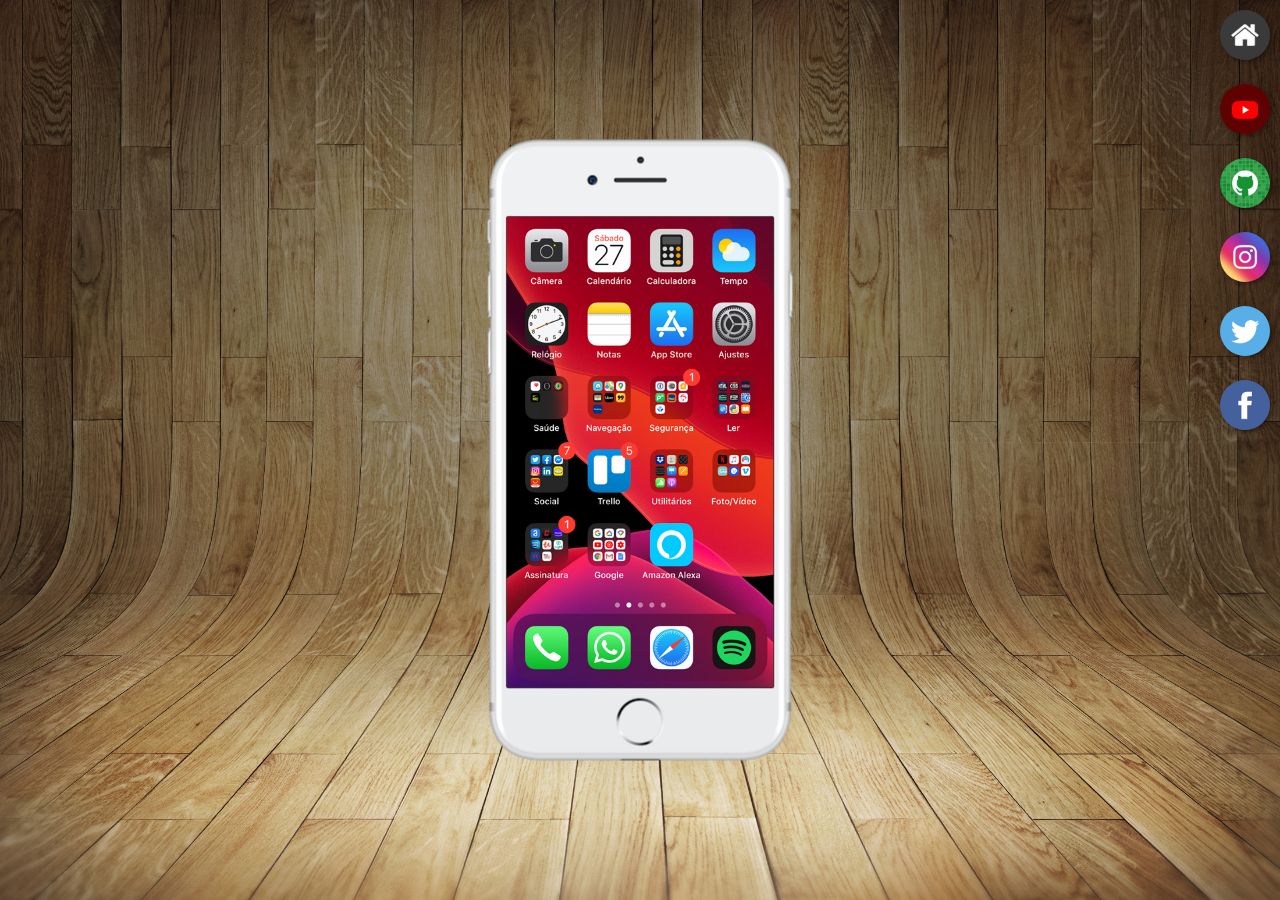
<file: index.html>
<!DOCTYPE html>
<html lang="pt-br">
<head>
    <meta charset="UTF-8">
    <meta name="viewport" content="width=device-width, initial-scale=1.0">
    <link rel="shortcut icon" href="favicon.ico" type="image/x-icon">
    <title>Projeto Redes Sociais</title>
    <link rel="stylesheet" href="estilos/style.css">
</head>
<body>
    <main>
        <section id="telefone">
            <iframe src="home.html" id="tela" name="tela" frameborder="0"> 
                O navegador não é compatível com isso.
            </iframe>
        </section>
        <section id="redes-sociais">
            <a href="home.html" target="tela"><img src="imagens/logo-home.jpg" alt=""></a><br>
            <a href="youtube.html" target="tela"><img src="imagens/logo-youtube.jpg" alt=""></a><br>
            <a href="github.html" target="tela"><img src="imagens/logo-github.jpg" alt=""></a><br>
            <a href="instagram.html" target="tela"><img src="imagens/logo-instagram.jpg" alt=""></a><br>
            <a href="twitter.html" target="tela"><img src="imagens/logo-twitter.jpg" alt=""></a><br>
            <a href="facebook.html" target="tela"><img src="imagens/logo-facebook.jpg" alt=""></a><br>
        </section>
    </main>
</body>
</html>
</file>
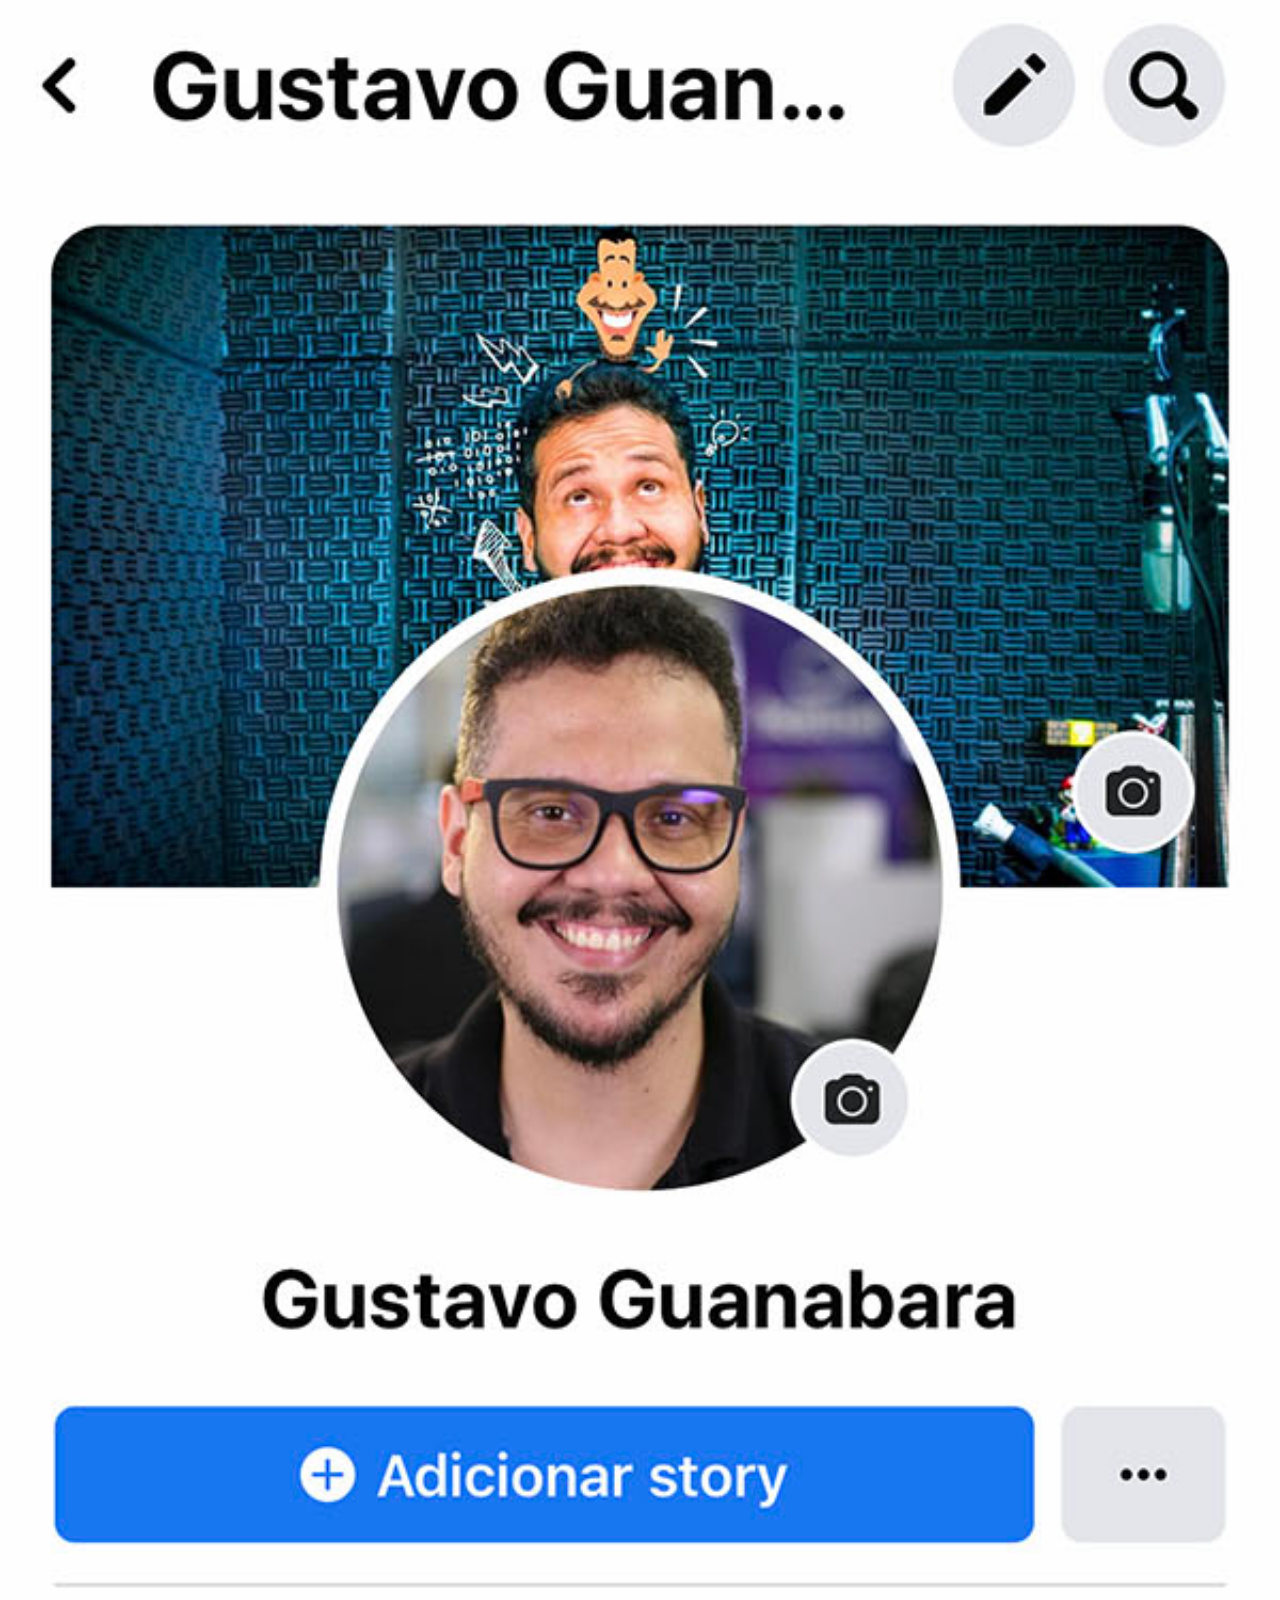
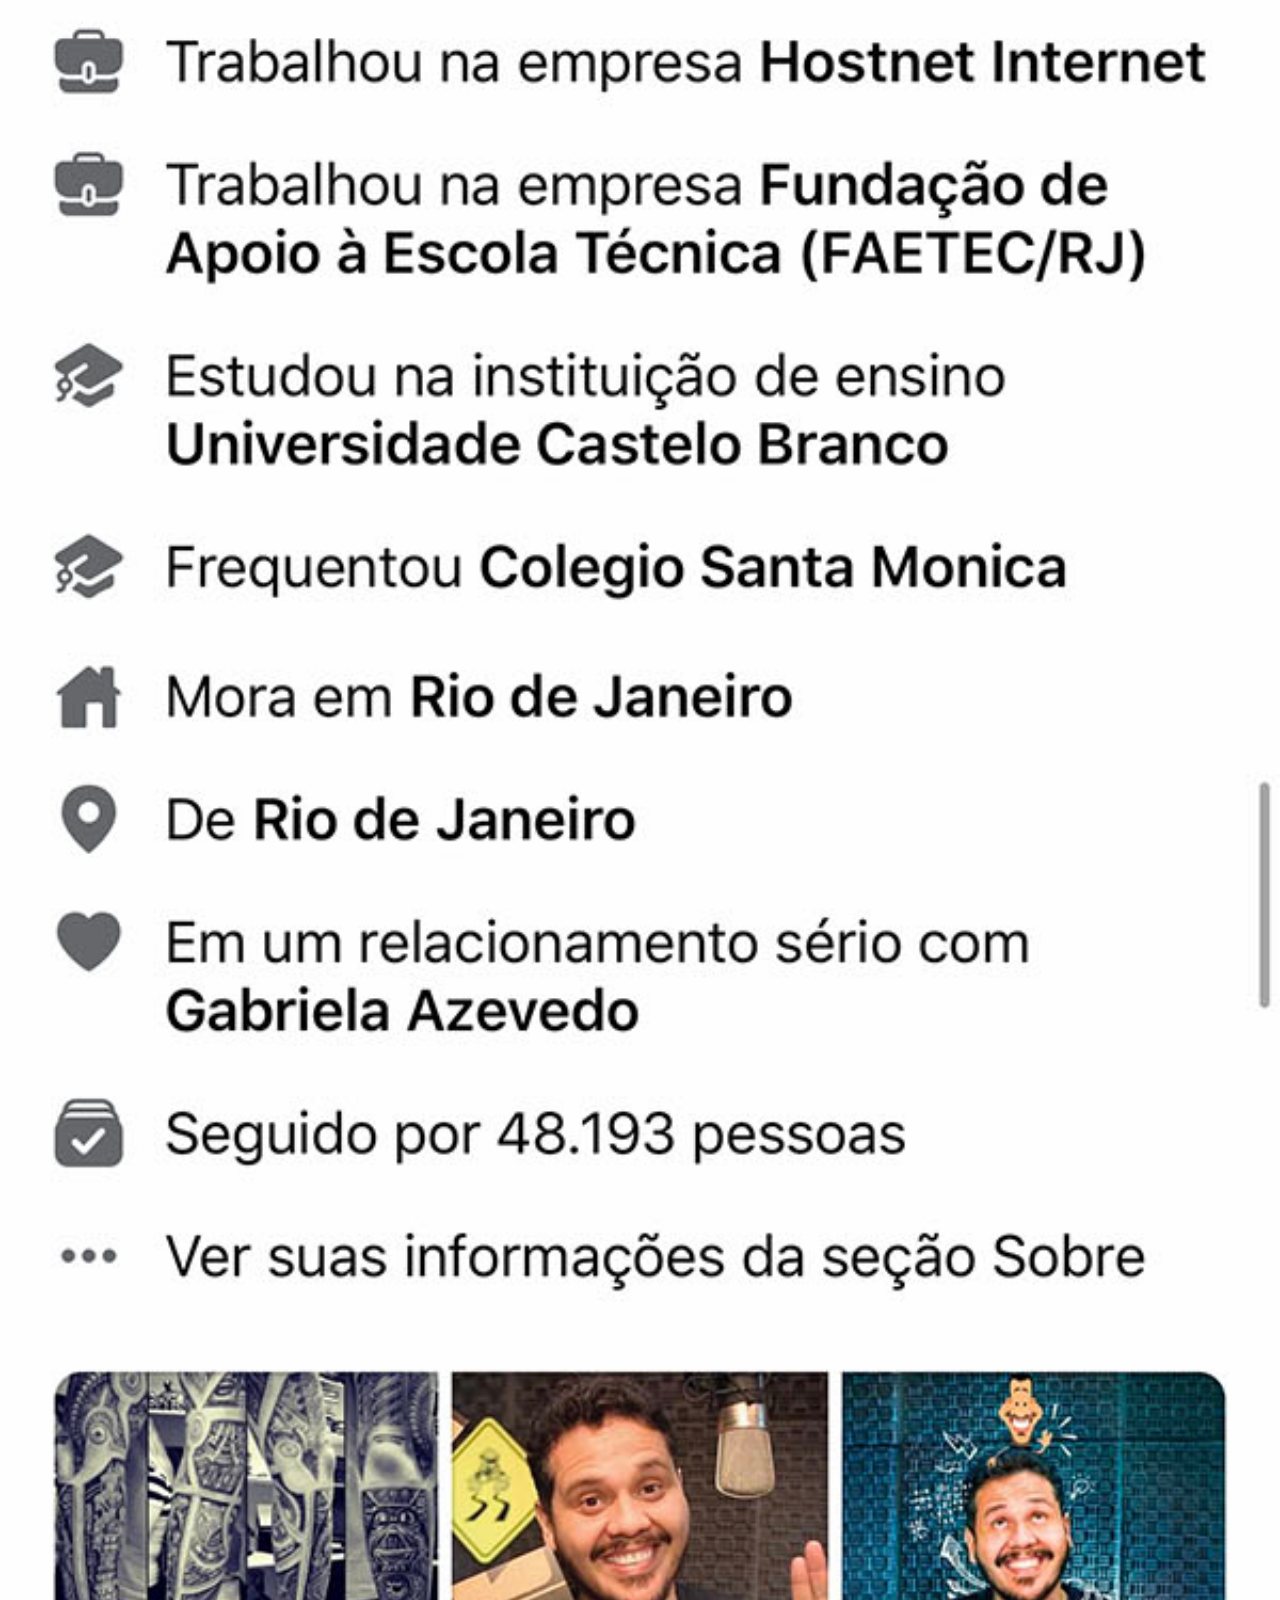
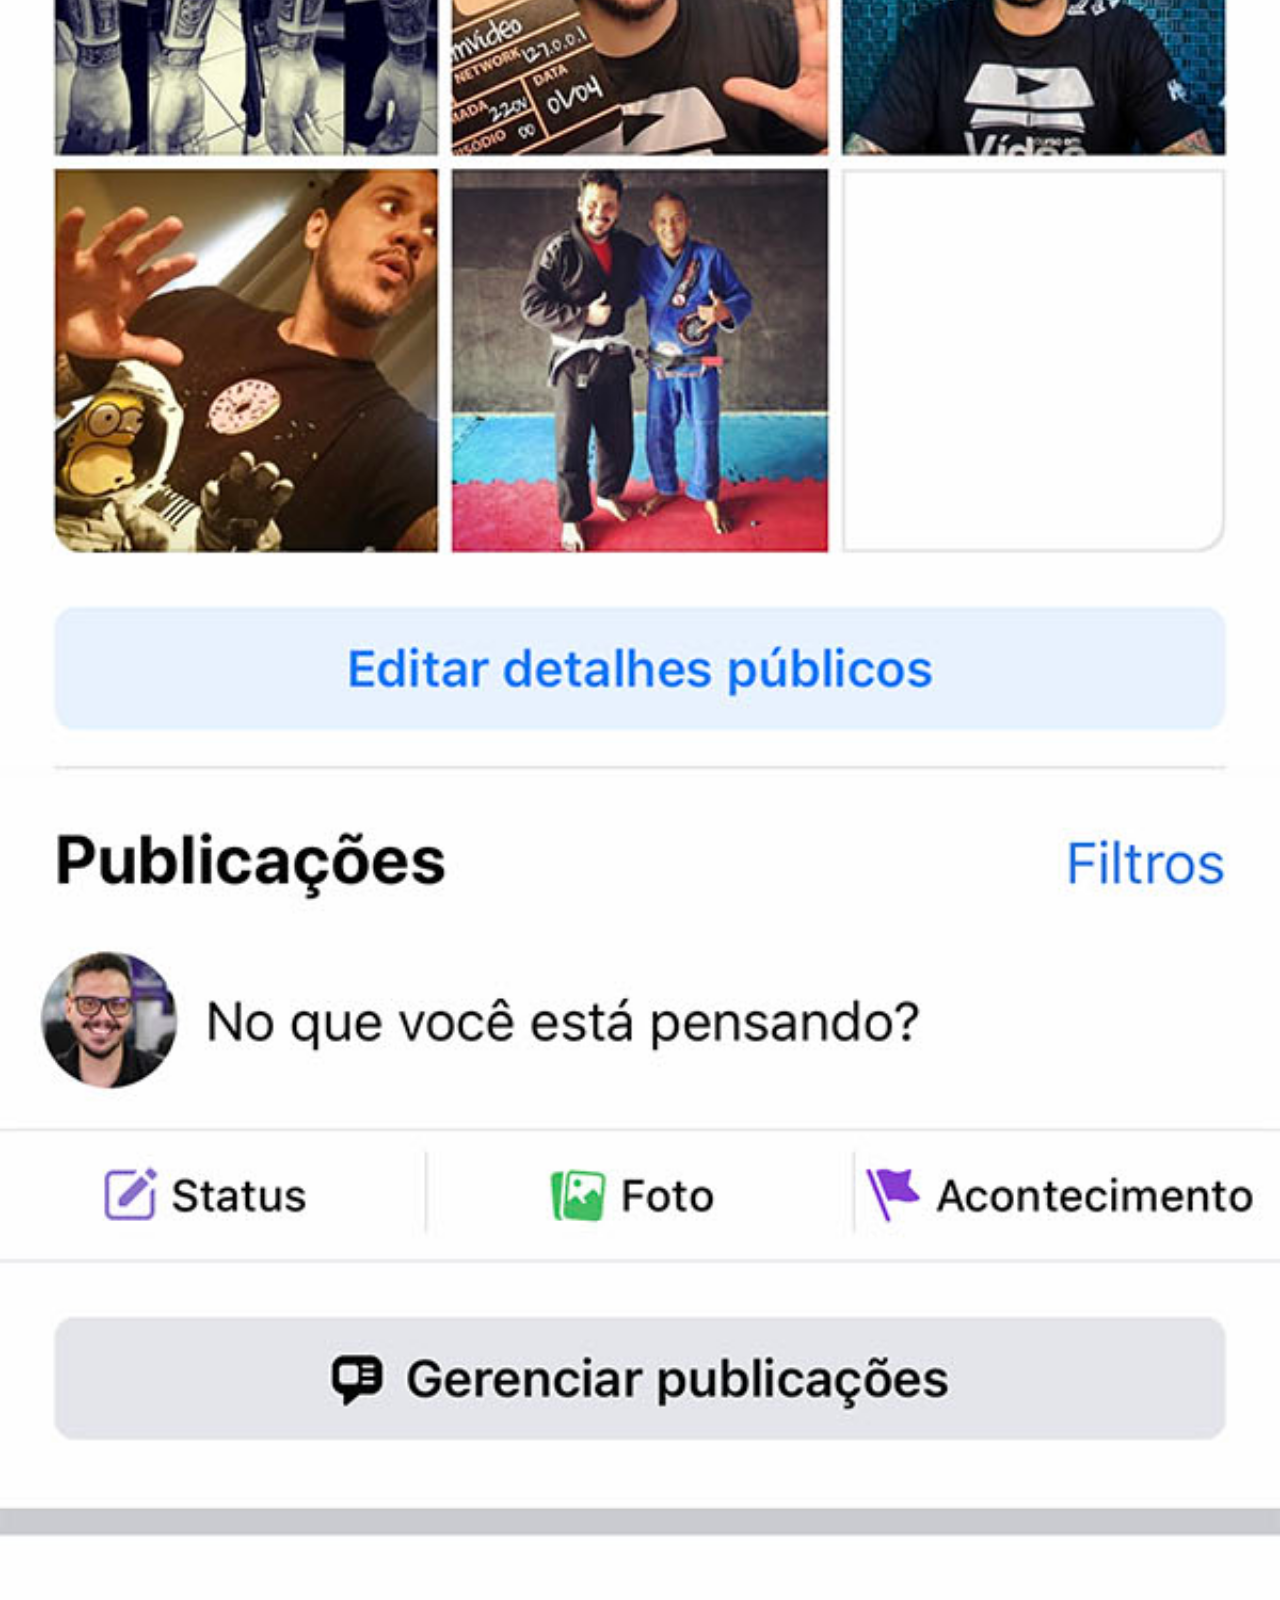
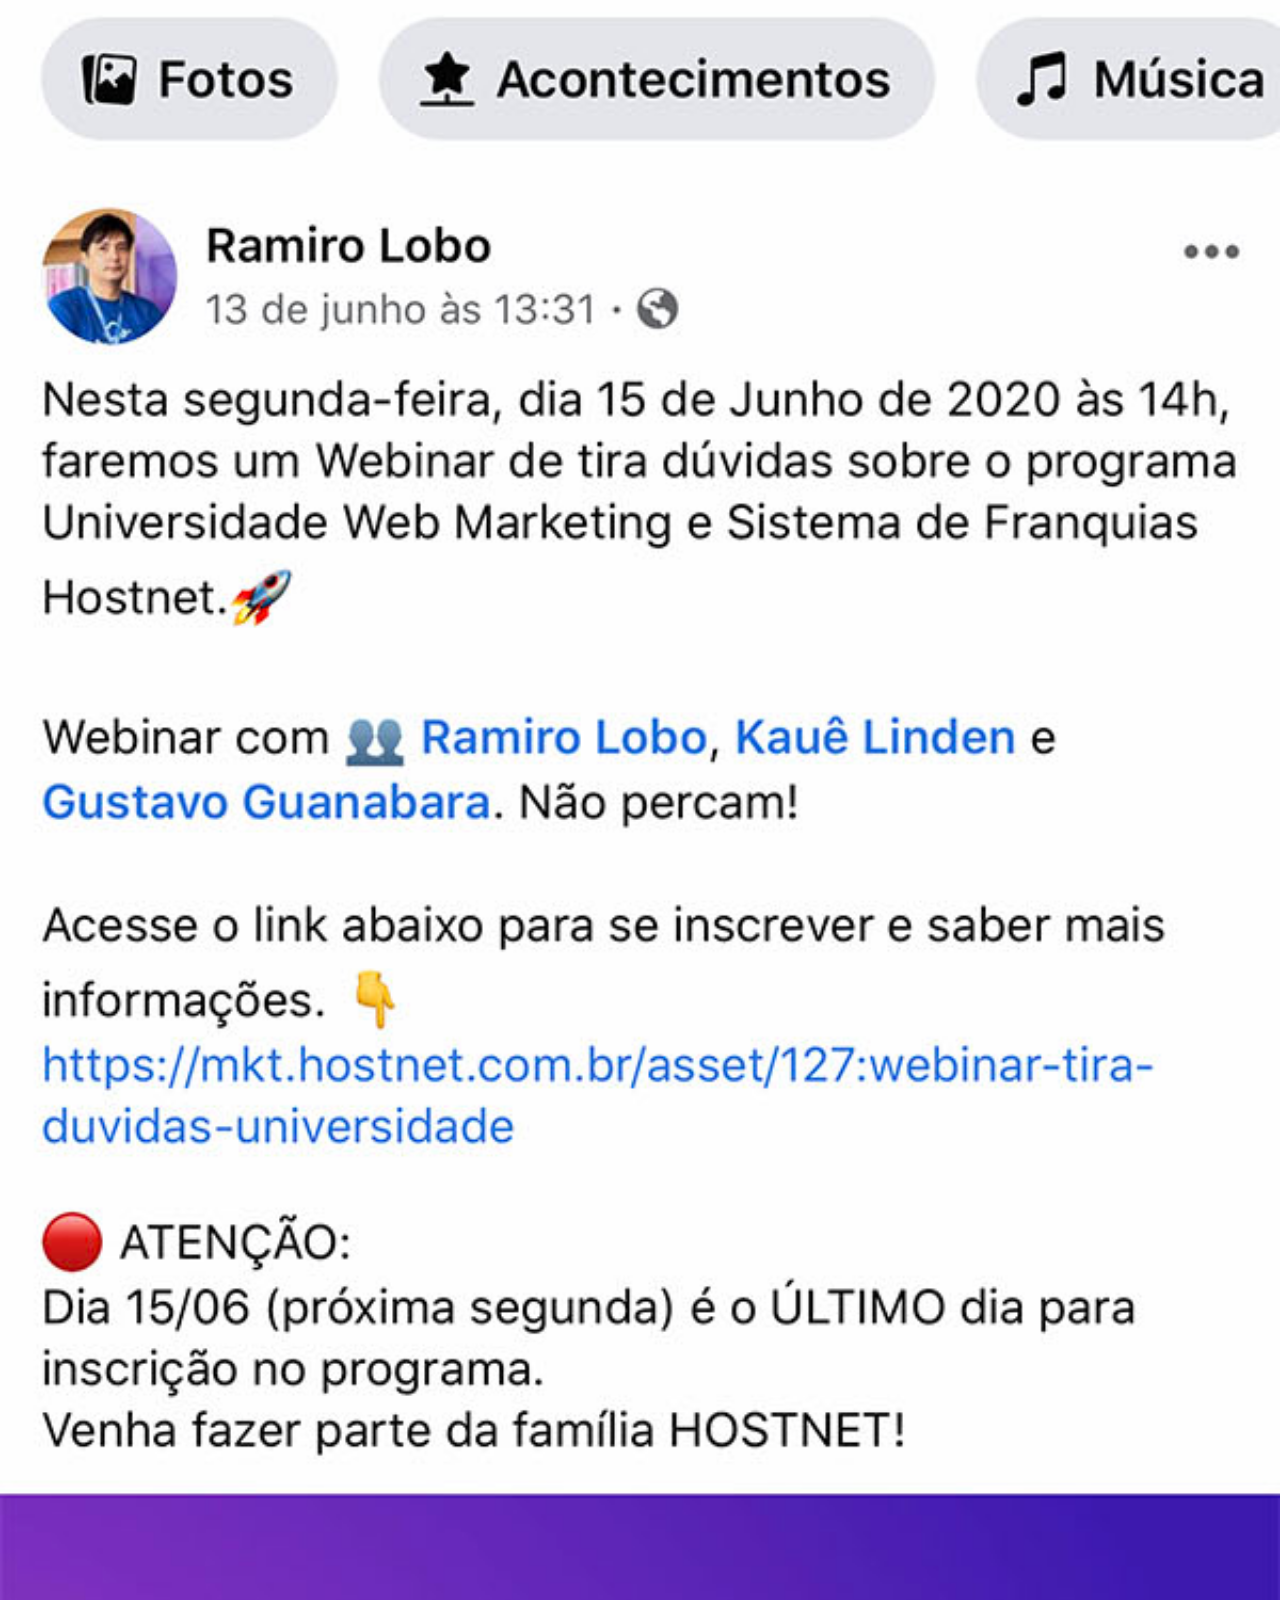
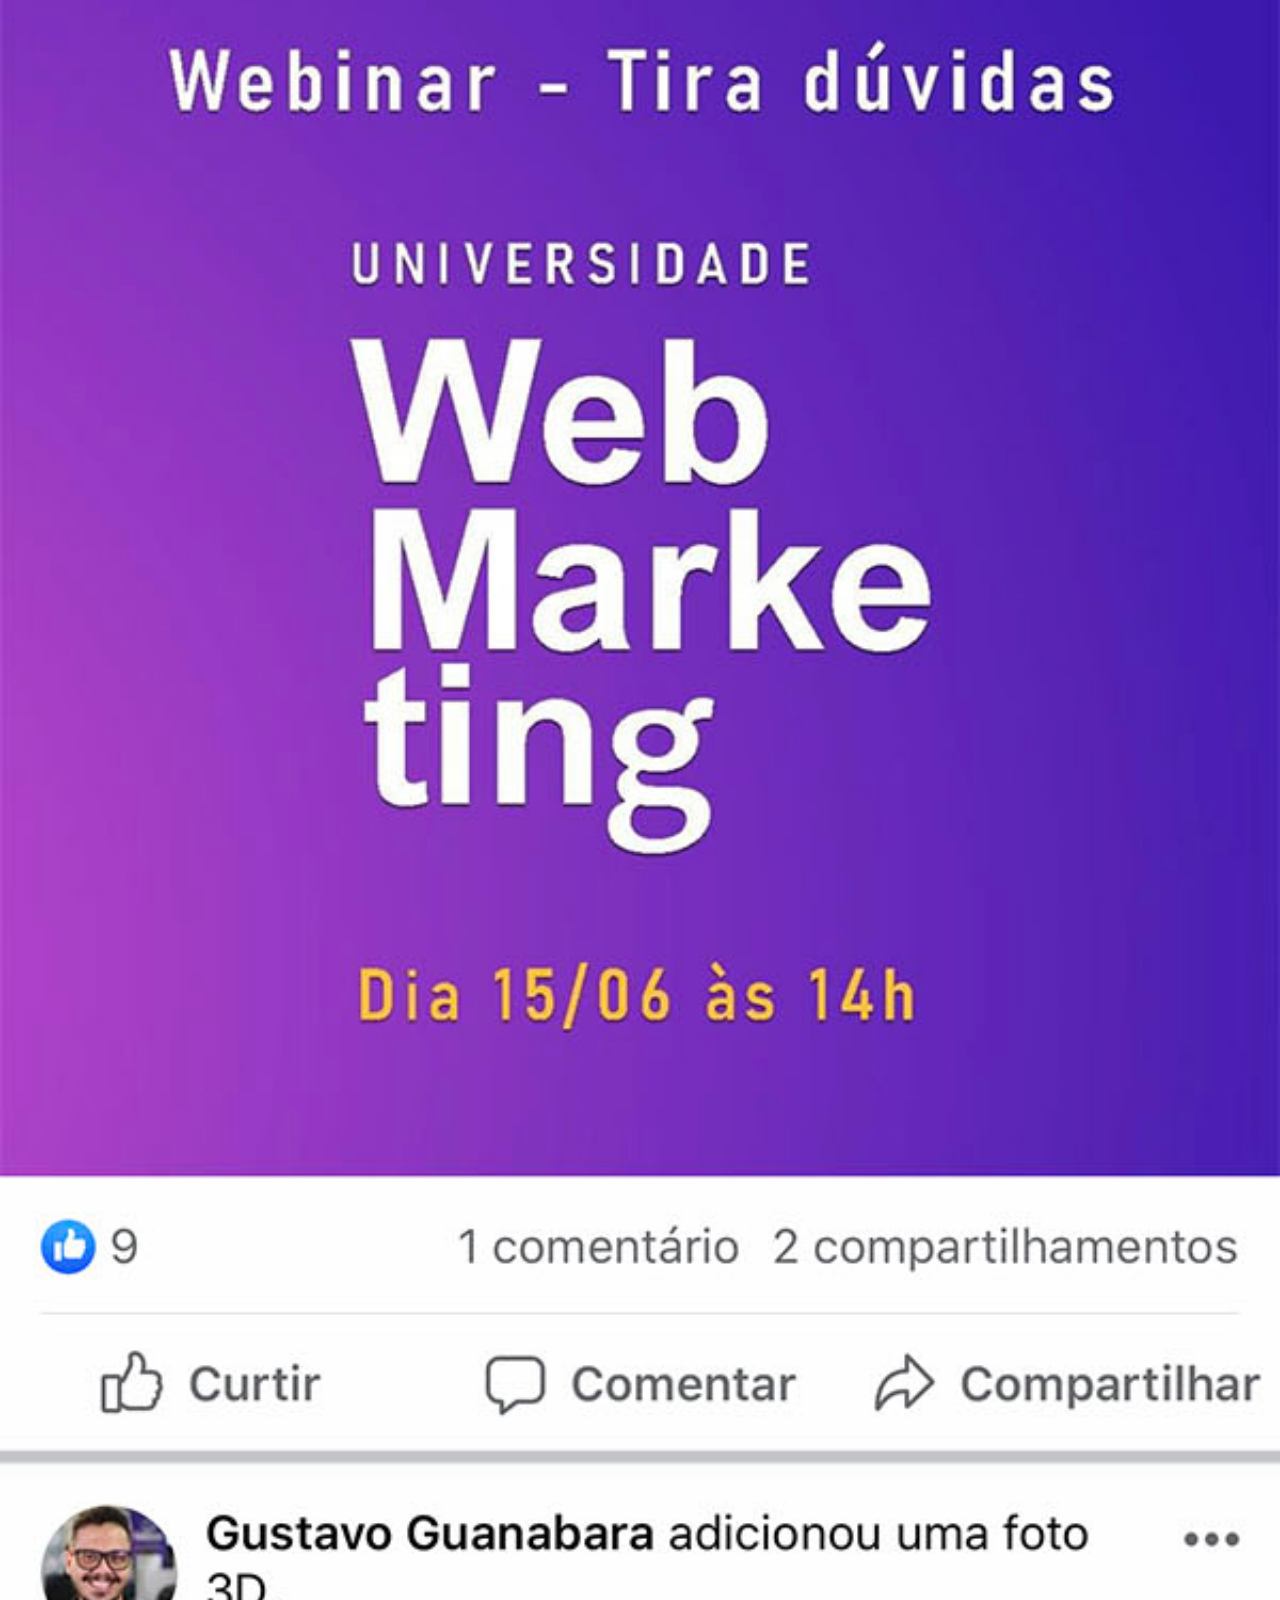
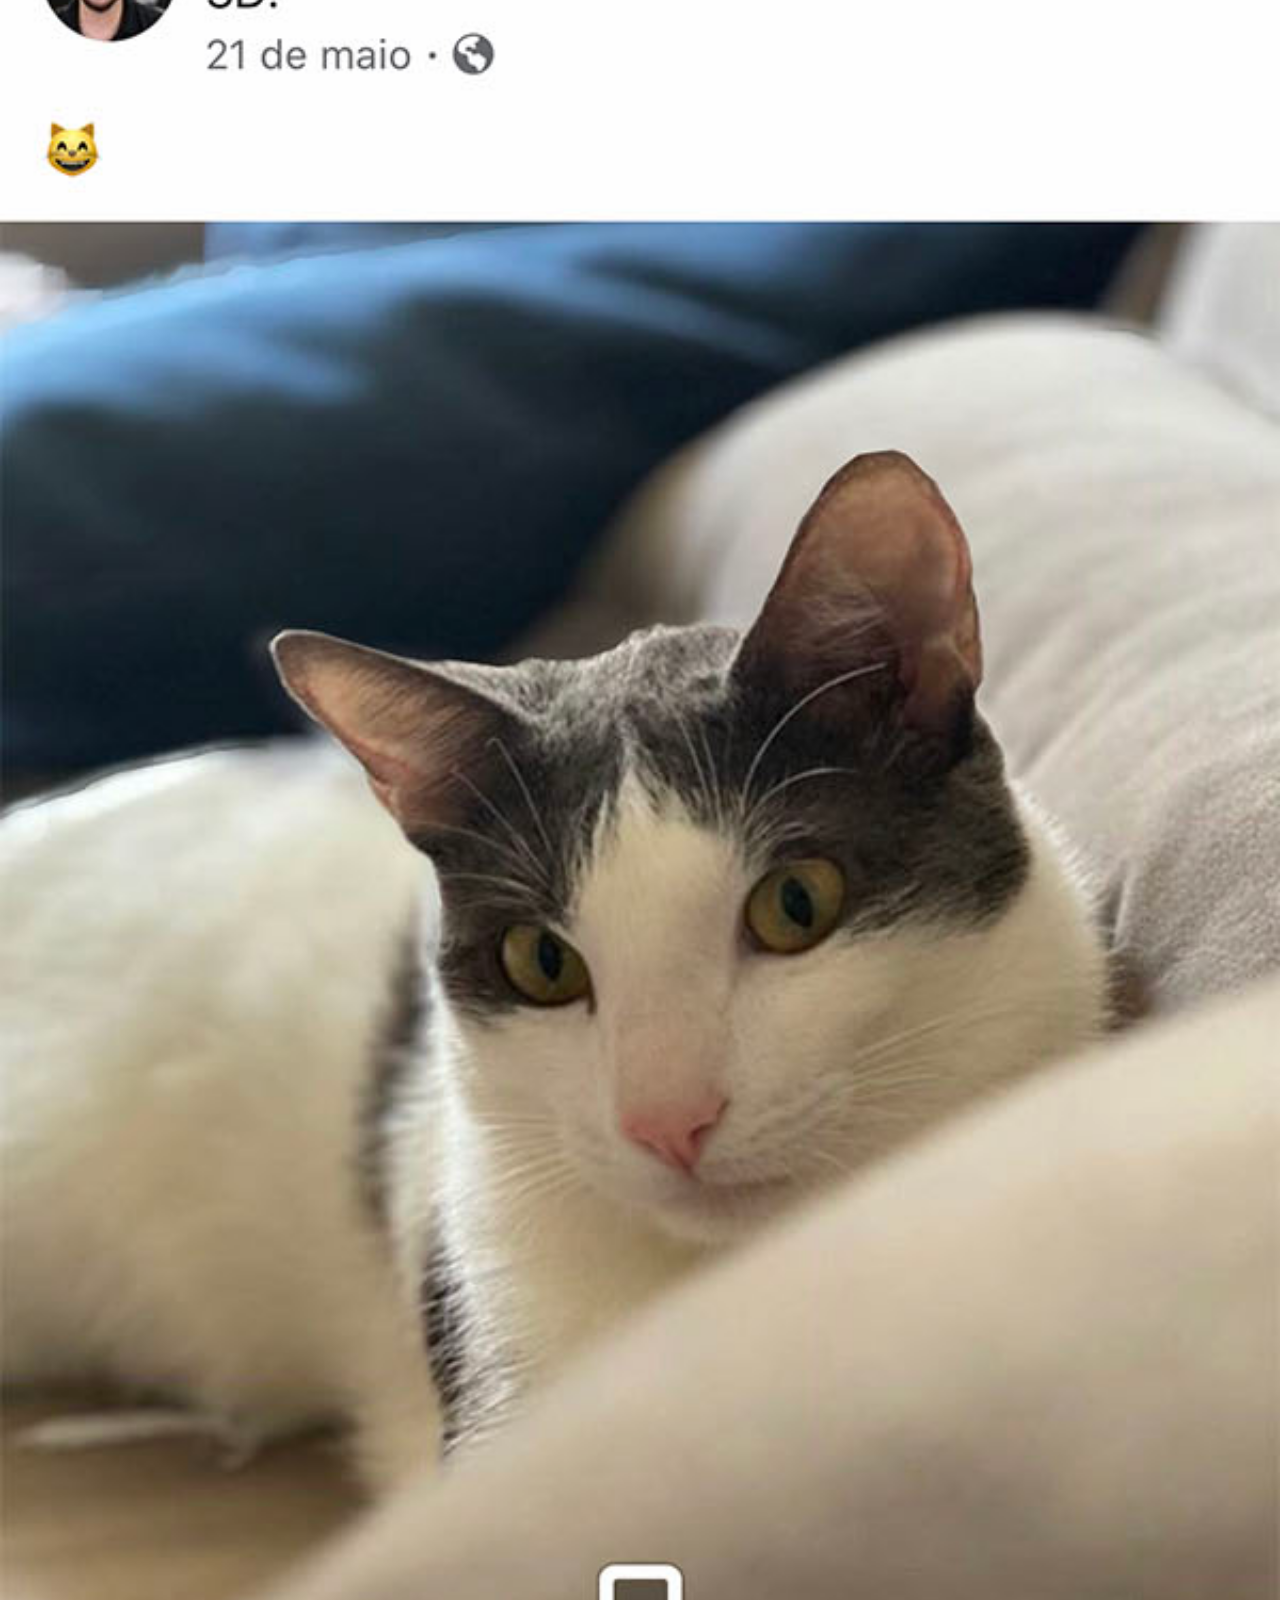
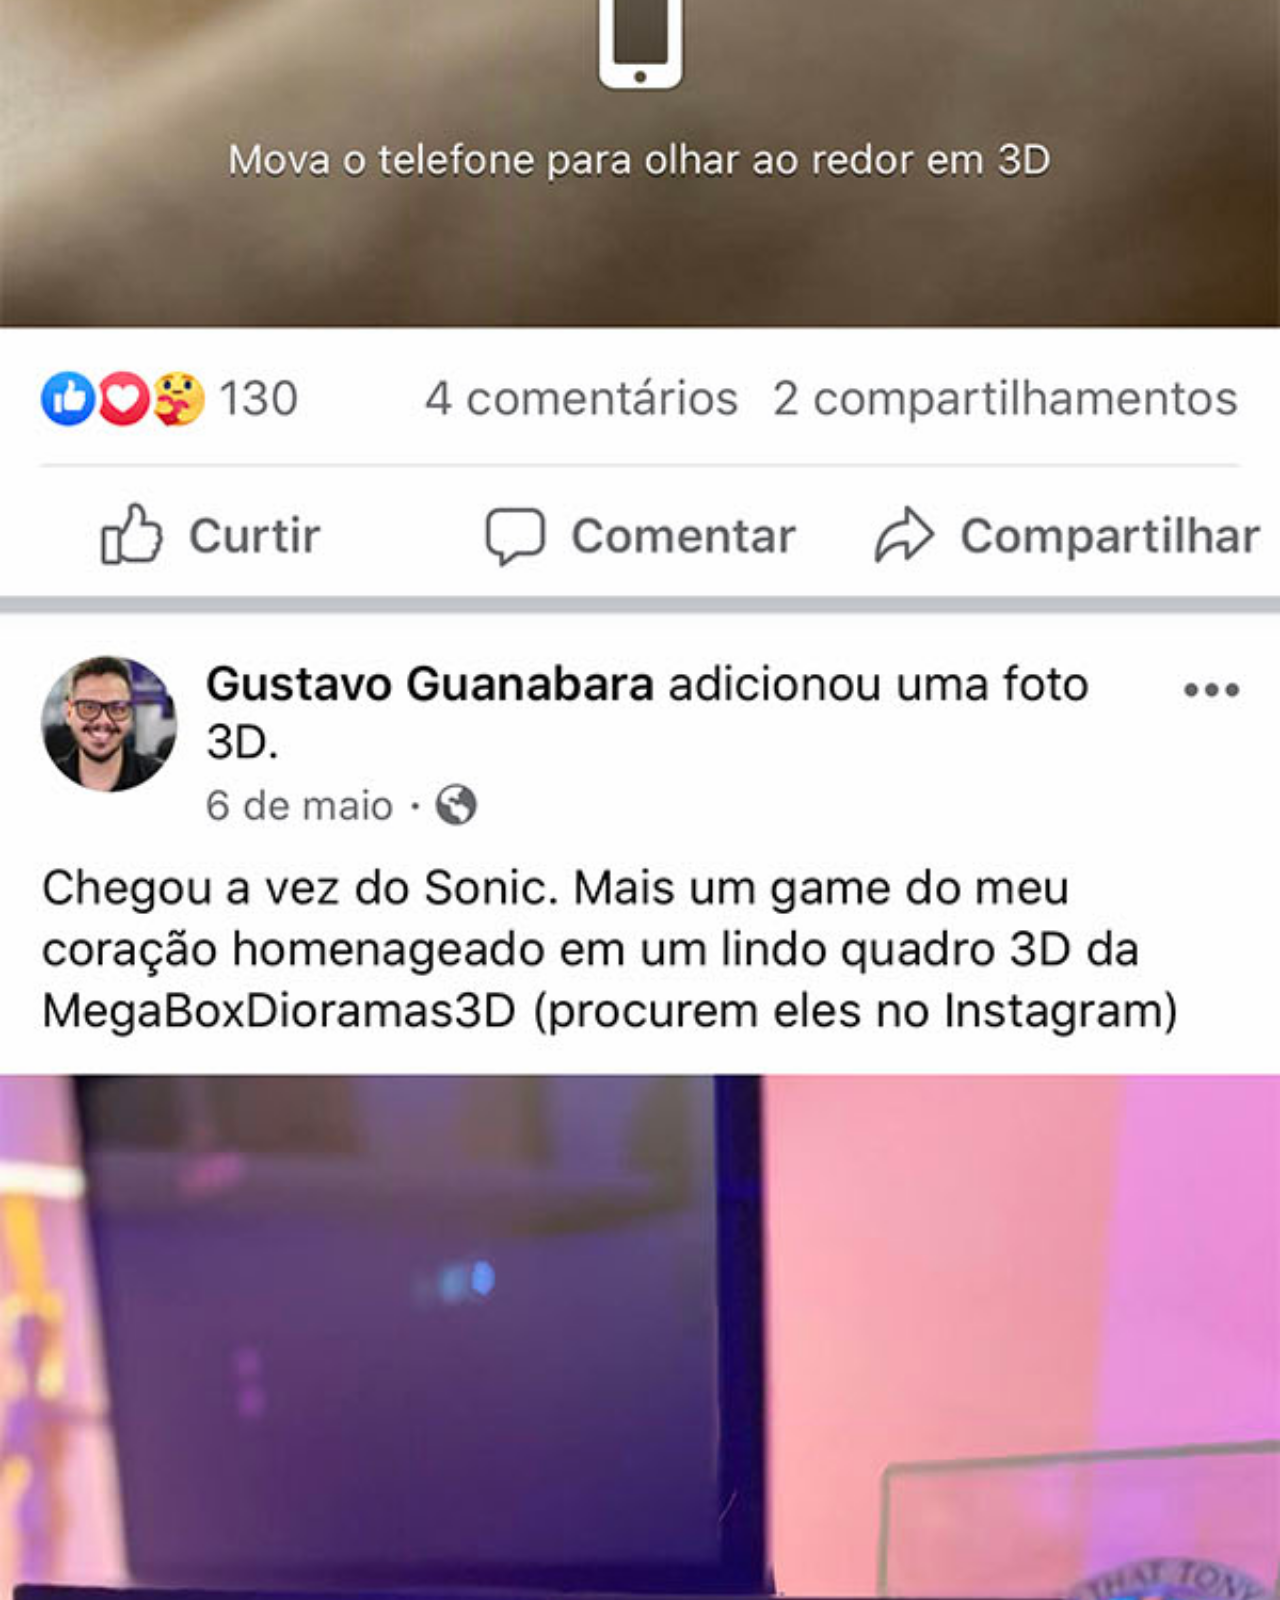
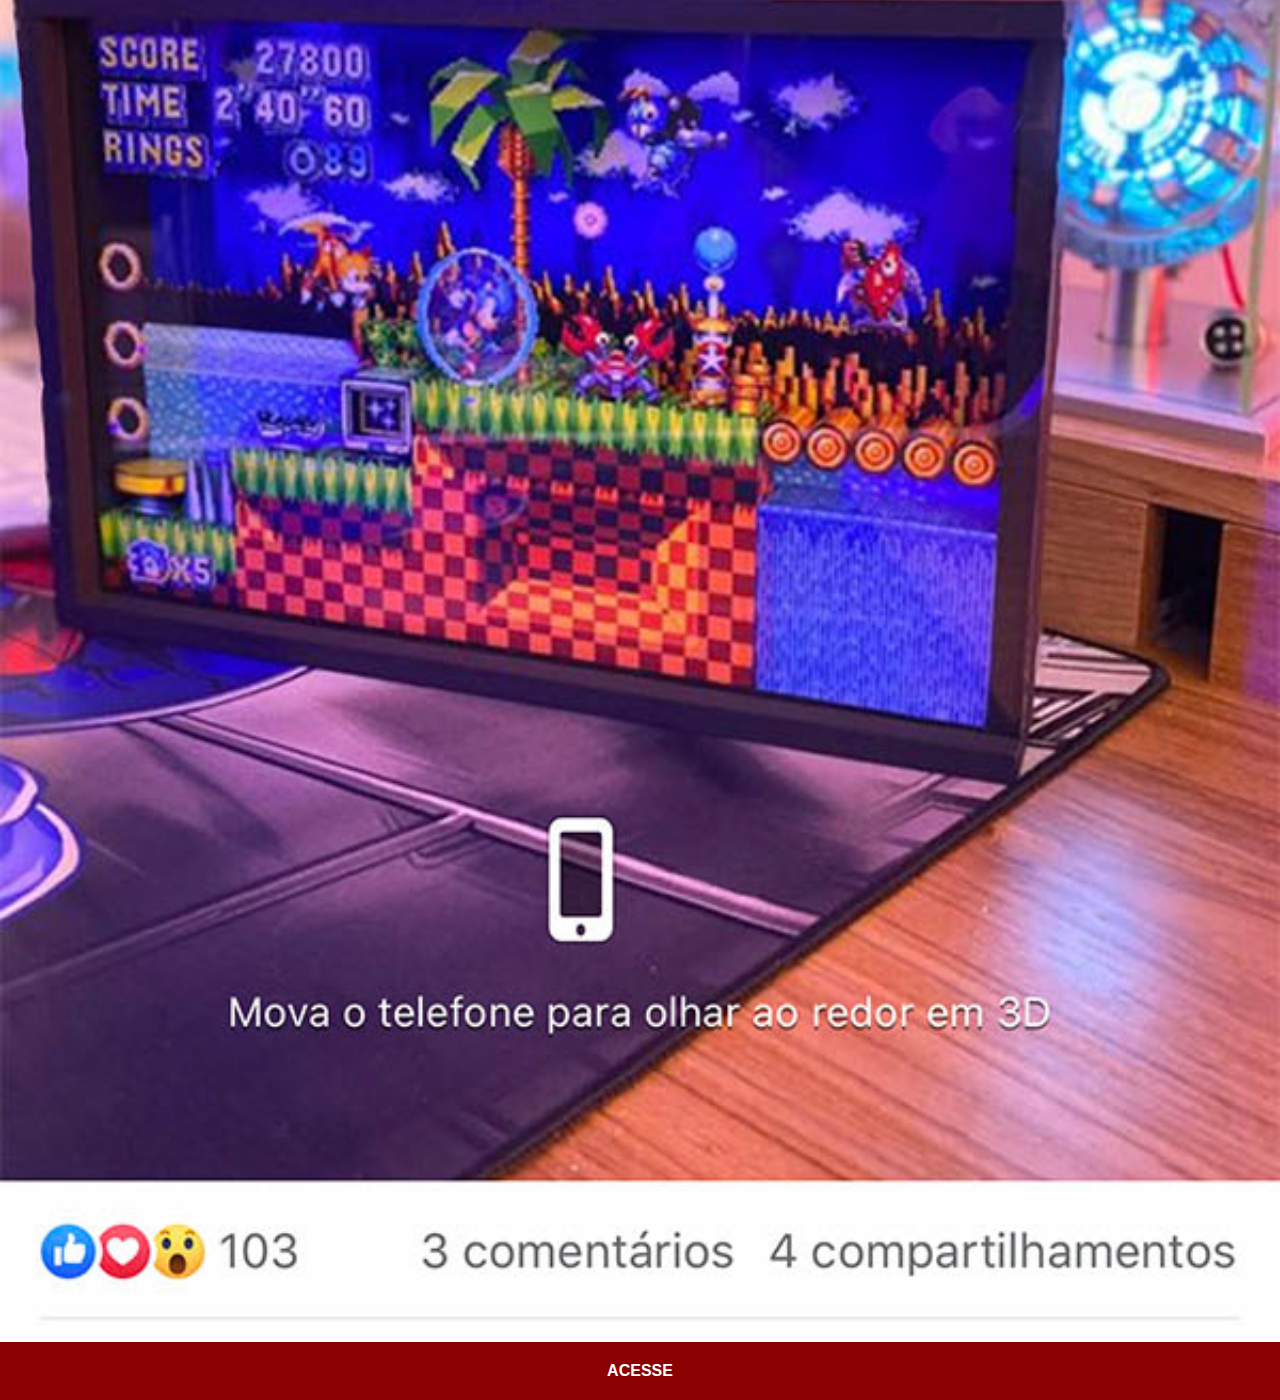
<file: facebook.html>
<!DOCTYPE html>
<html lang="pt-br">
<head>
    <meta charset="UTF-8">
    <meta name="viewport" content="width=device-width, initial-scale=1.0">
    <title>Facebook</title>
    <link rel="stylesheet" href="estilos/social.css">
</head>
<body>
    <img src="imagens/tela-facebook.jpg" alt="Facebook">
    <a href="https://www.facebook.com/gustavoguanabara/" target="_blank" rel="next">ACESSE</a>
</body>
</html>
</file>
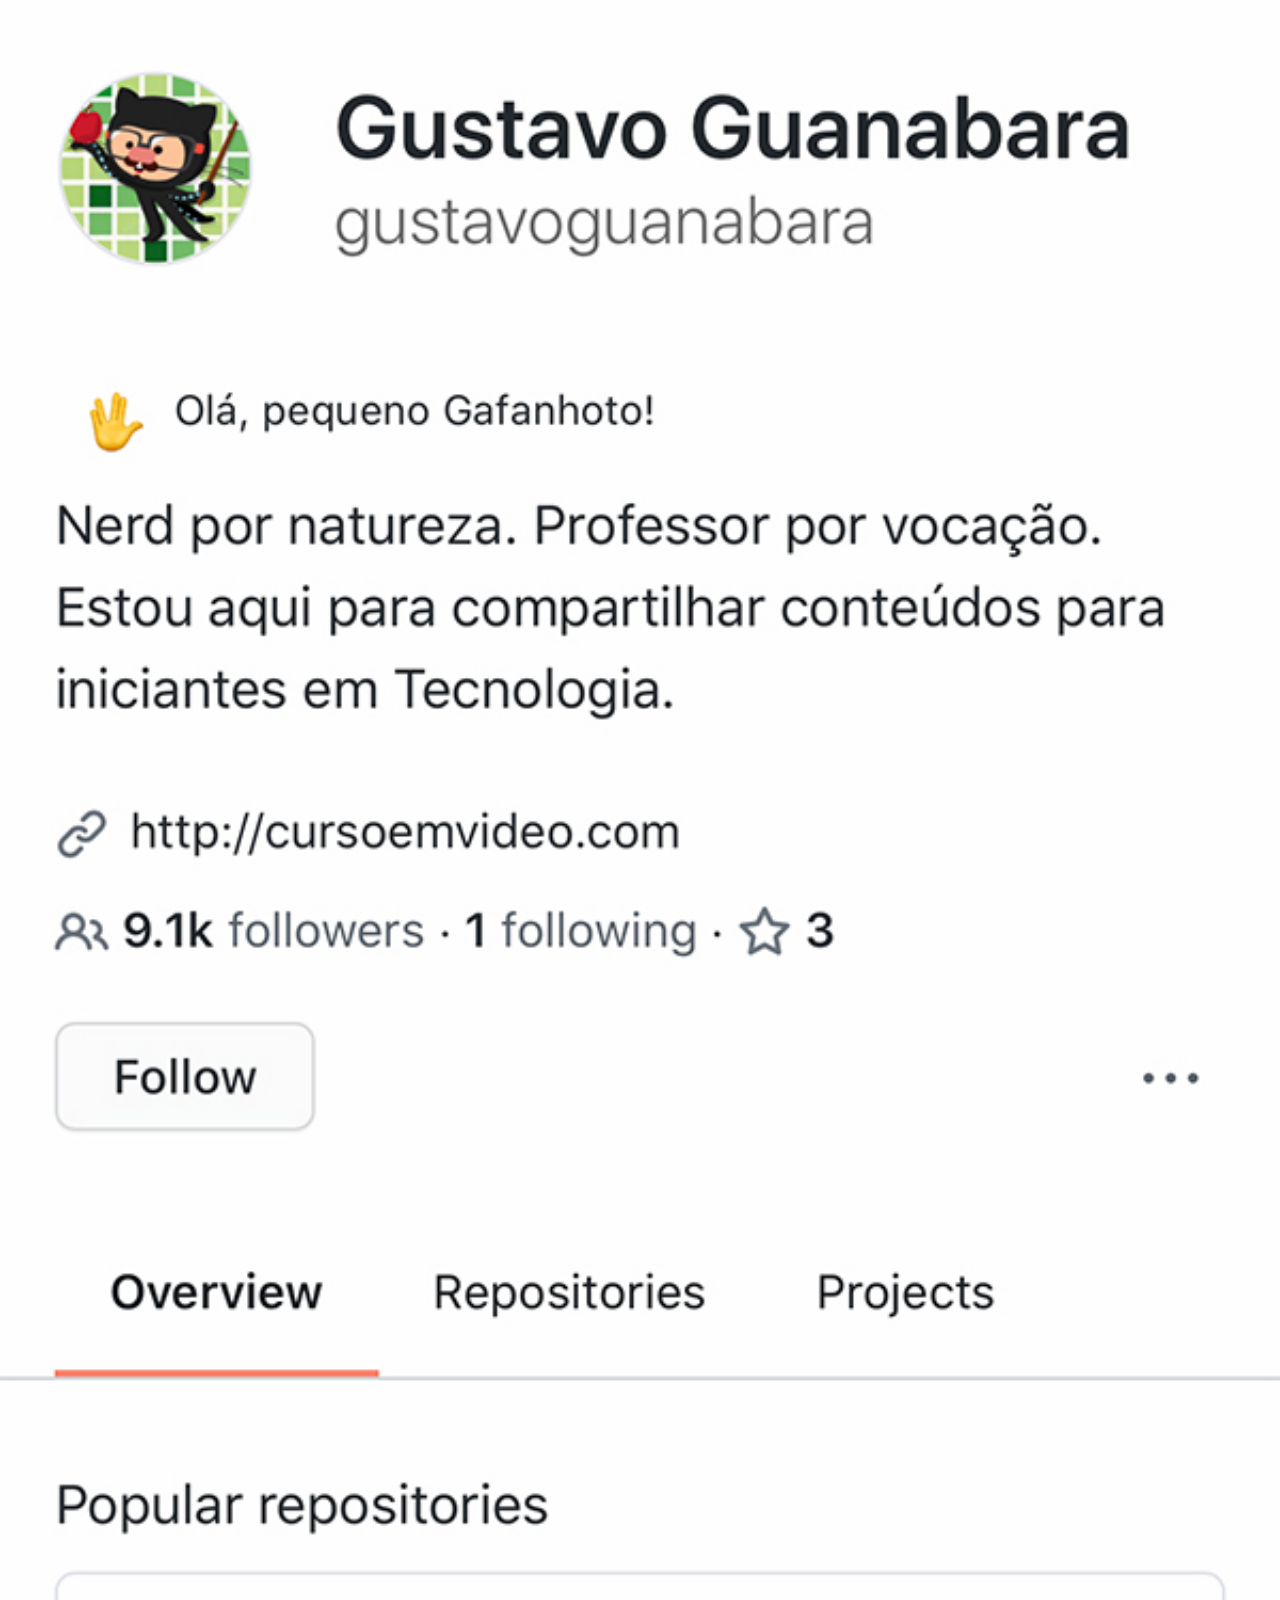
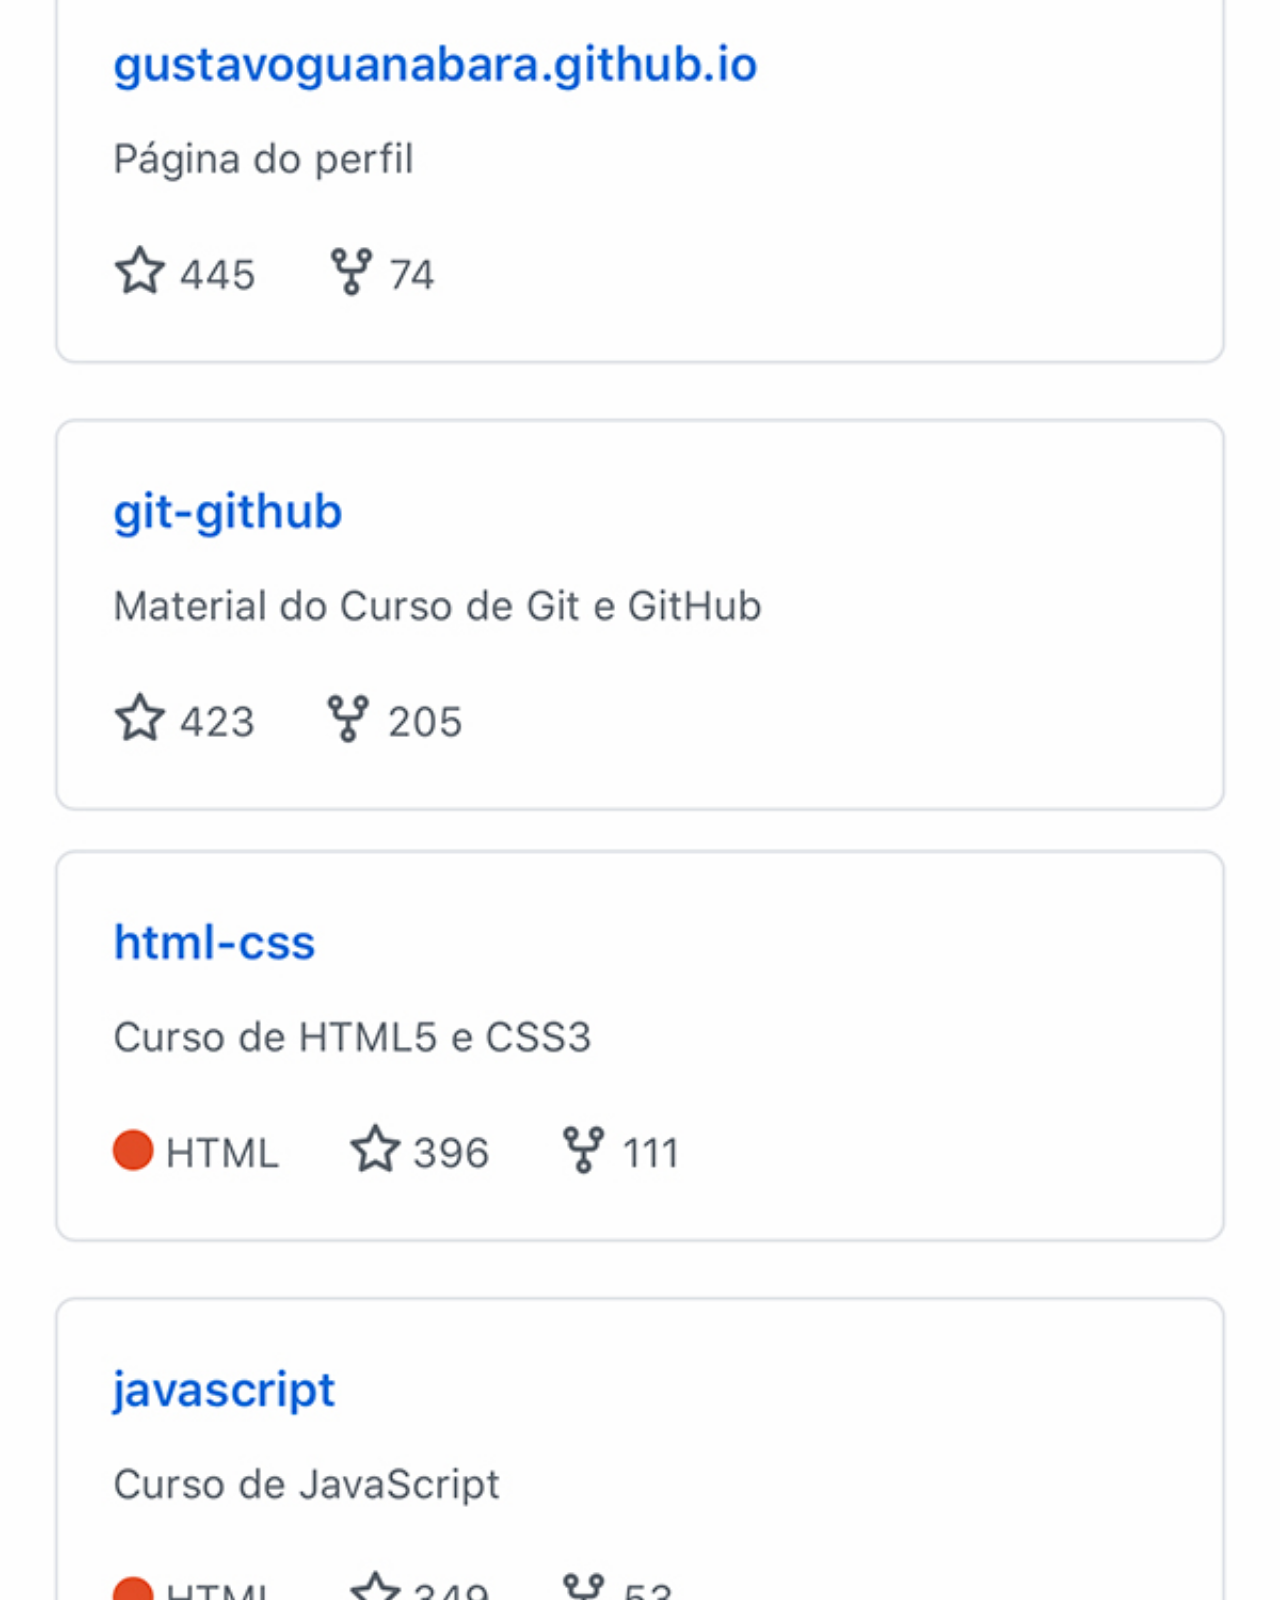
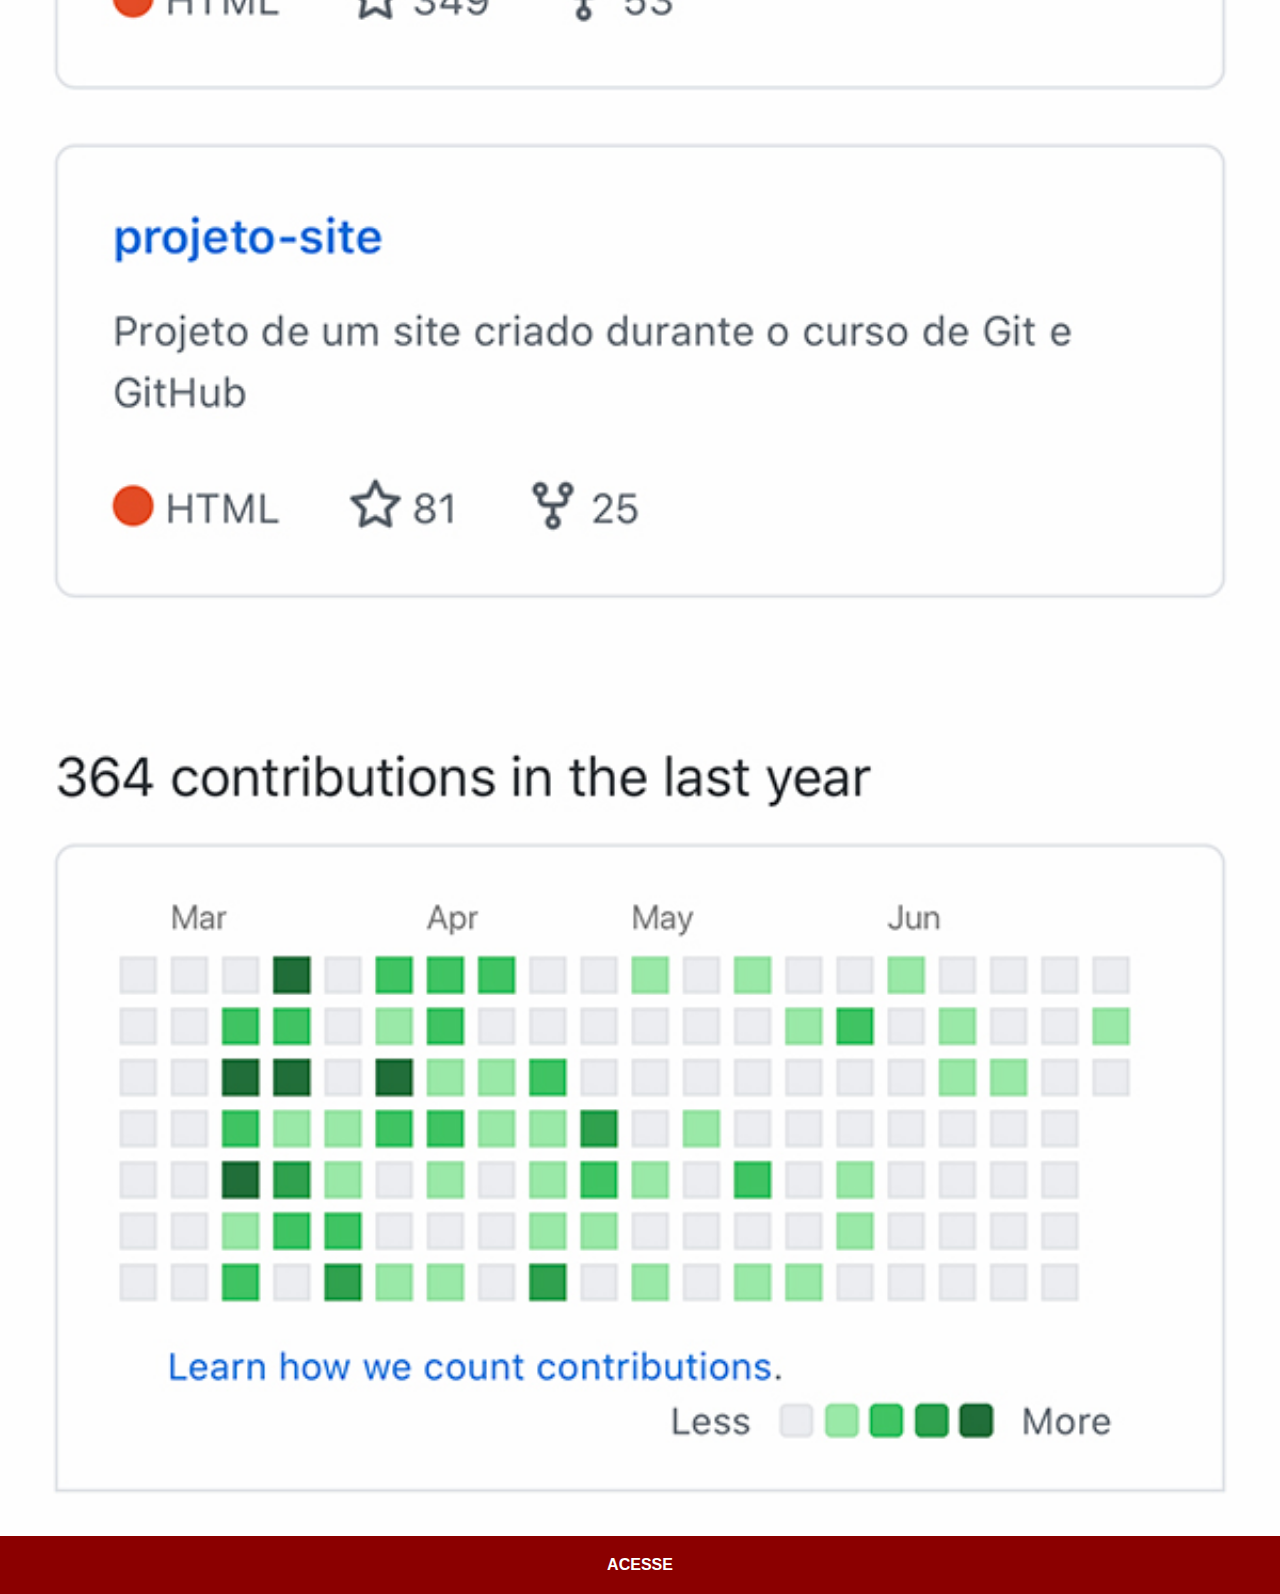
<file: github.html>
<!DOCTYPE html>
<html lang="pt-br">
<head>
    <meta charset="UTF-8">
    <meta name="viewport" content="width=device-width, initial-scale=1.0">
    <title>Github</title>
    <link rel="stylesheet" href="estilos/social.css">
</head>
<body>
    <img src="imagens/tela-github.jpg" alt="Github">
    <a href="https://github.com/gustavoguanabara/" target="_blank" rel="next">ACESSE</a>
</body>
</html>
</file>
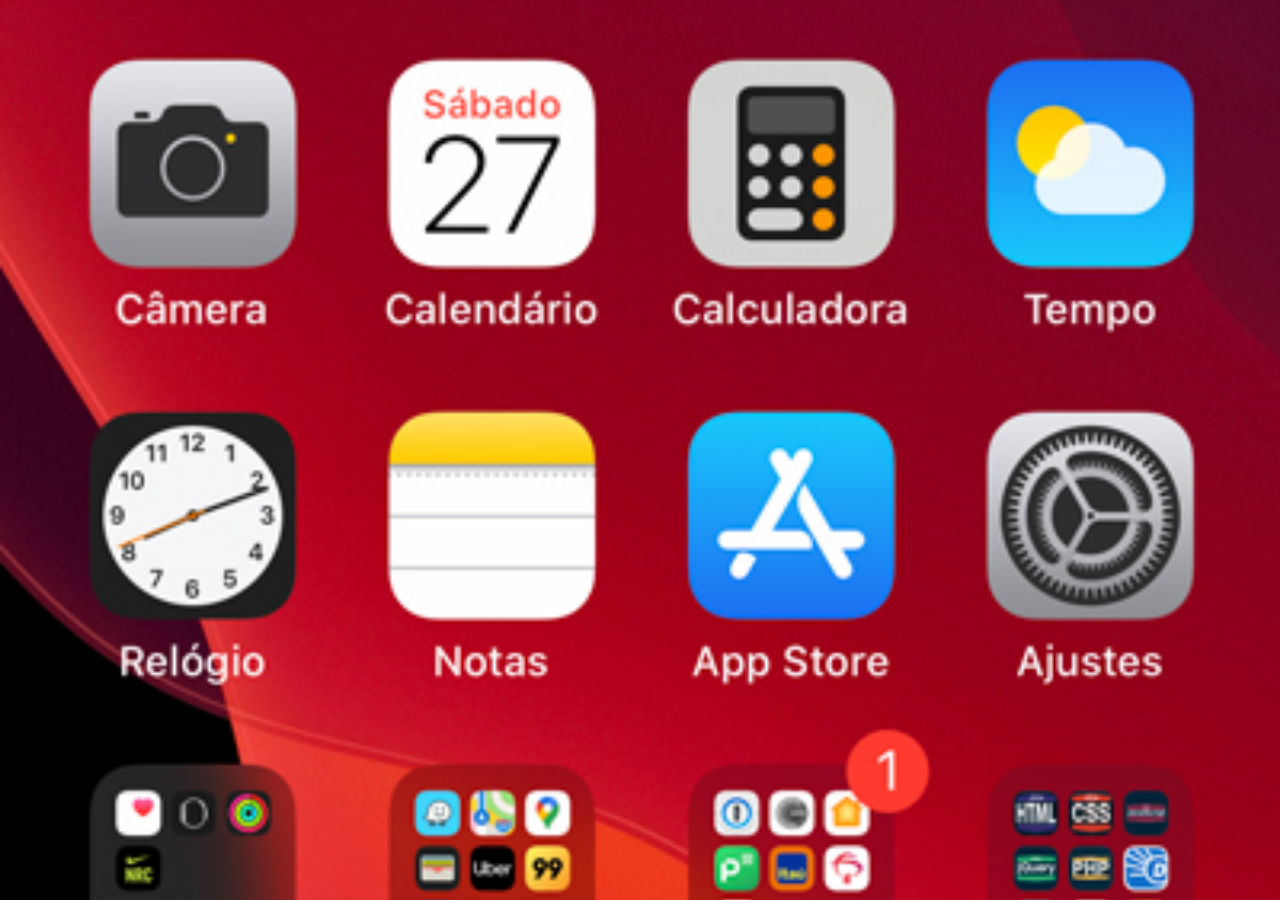
<file: home.html>
<!DOCTYPE html>
<html lang="pt-br">
<head>
    <meta charset="UTF-8">
    <meta name="viewport" content="width=device-width, initial-scale=1.0">
    <title>Home</title>
</head>
<style>
    * {
        margin: 0px;
        padding: 0px;
    }

    body {
        width: 100vw;
        height: 100vh;
        background: black url('imagens/tela-home.jpg') no-repeat top center;
        background-size: cover;
    }
</style>
<body>
    
</body>
</html>
</file>
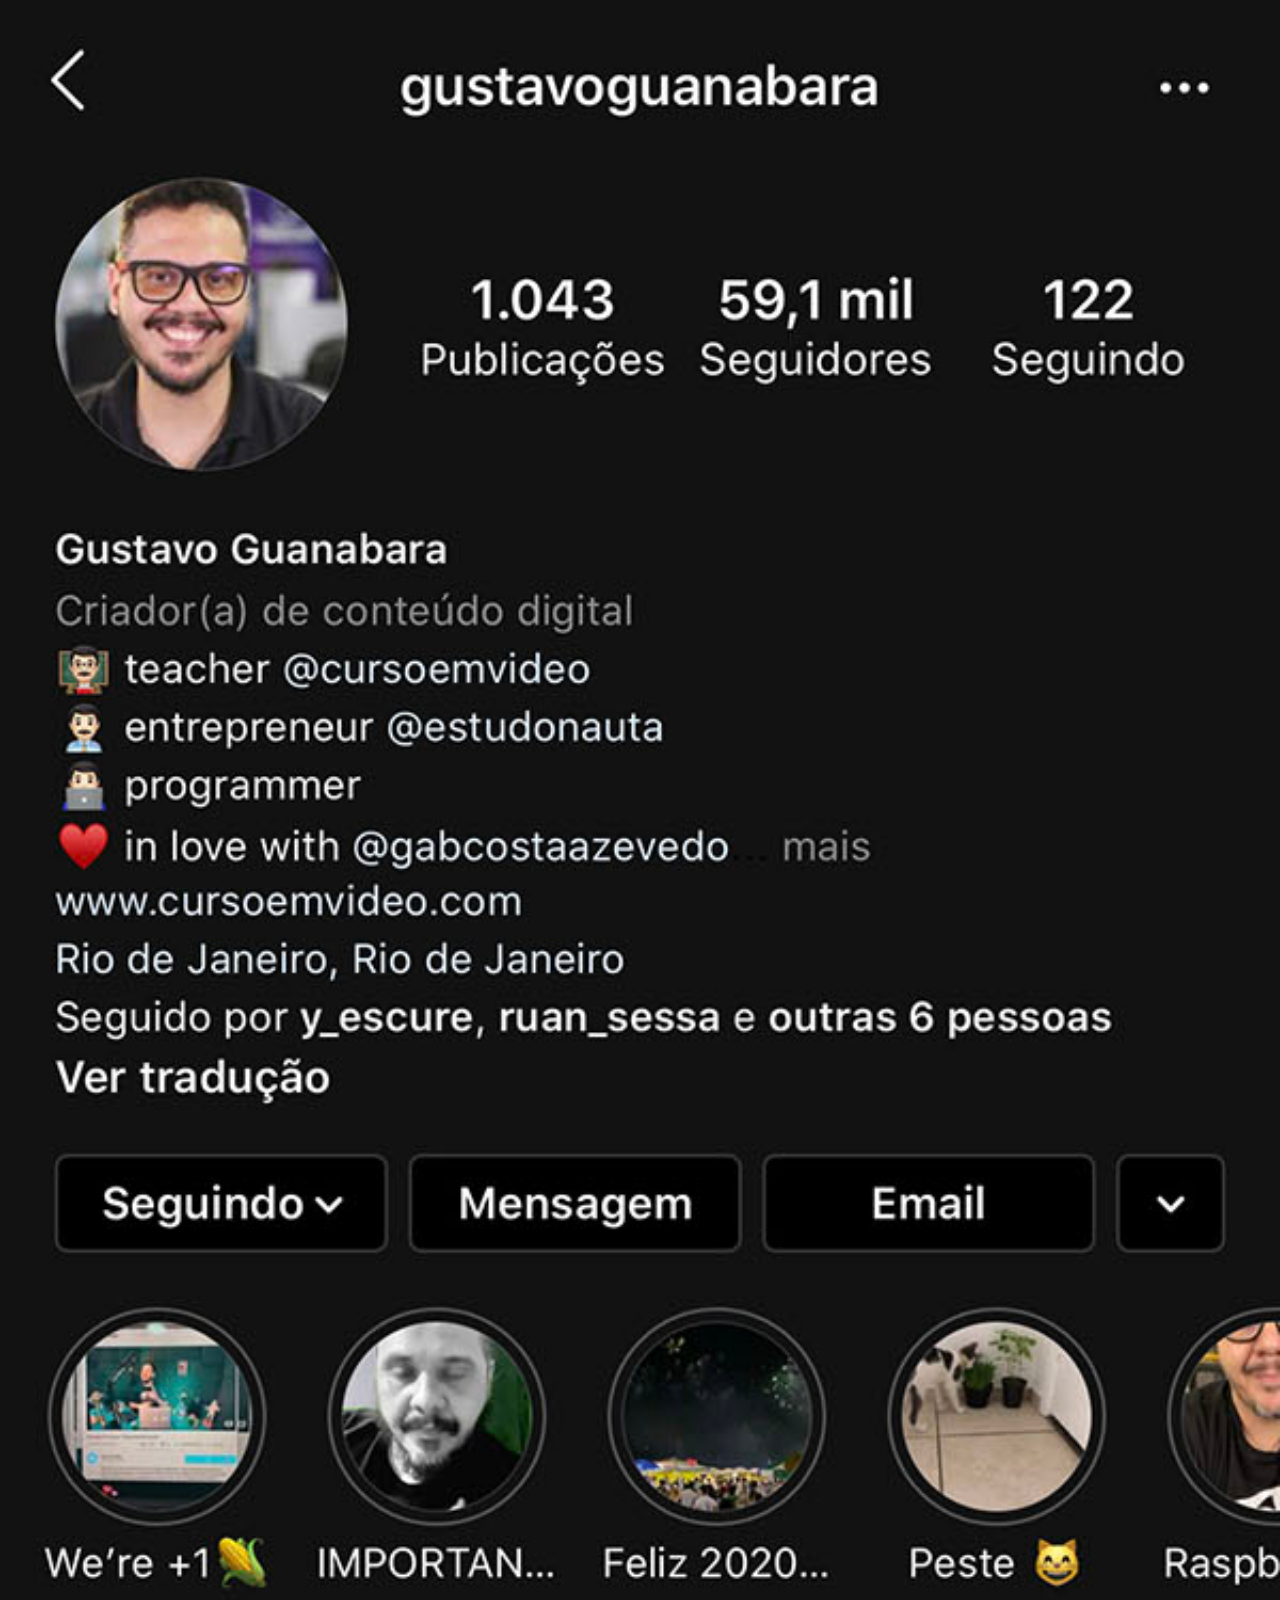
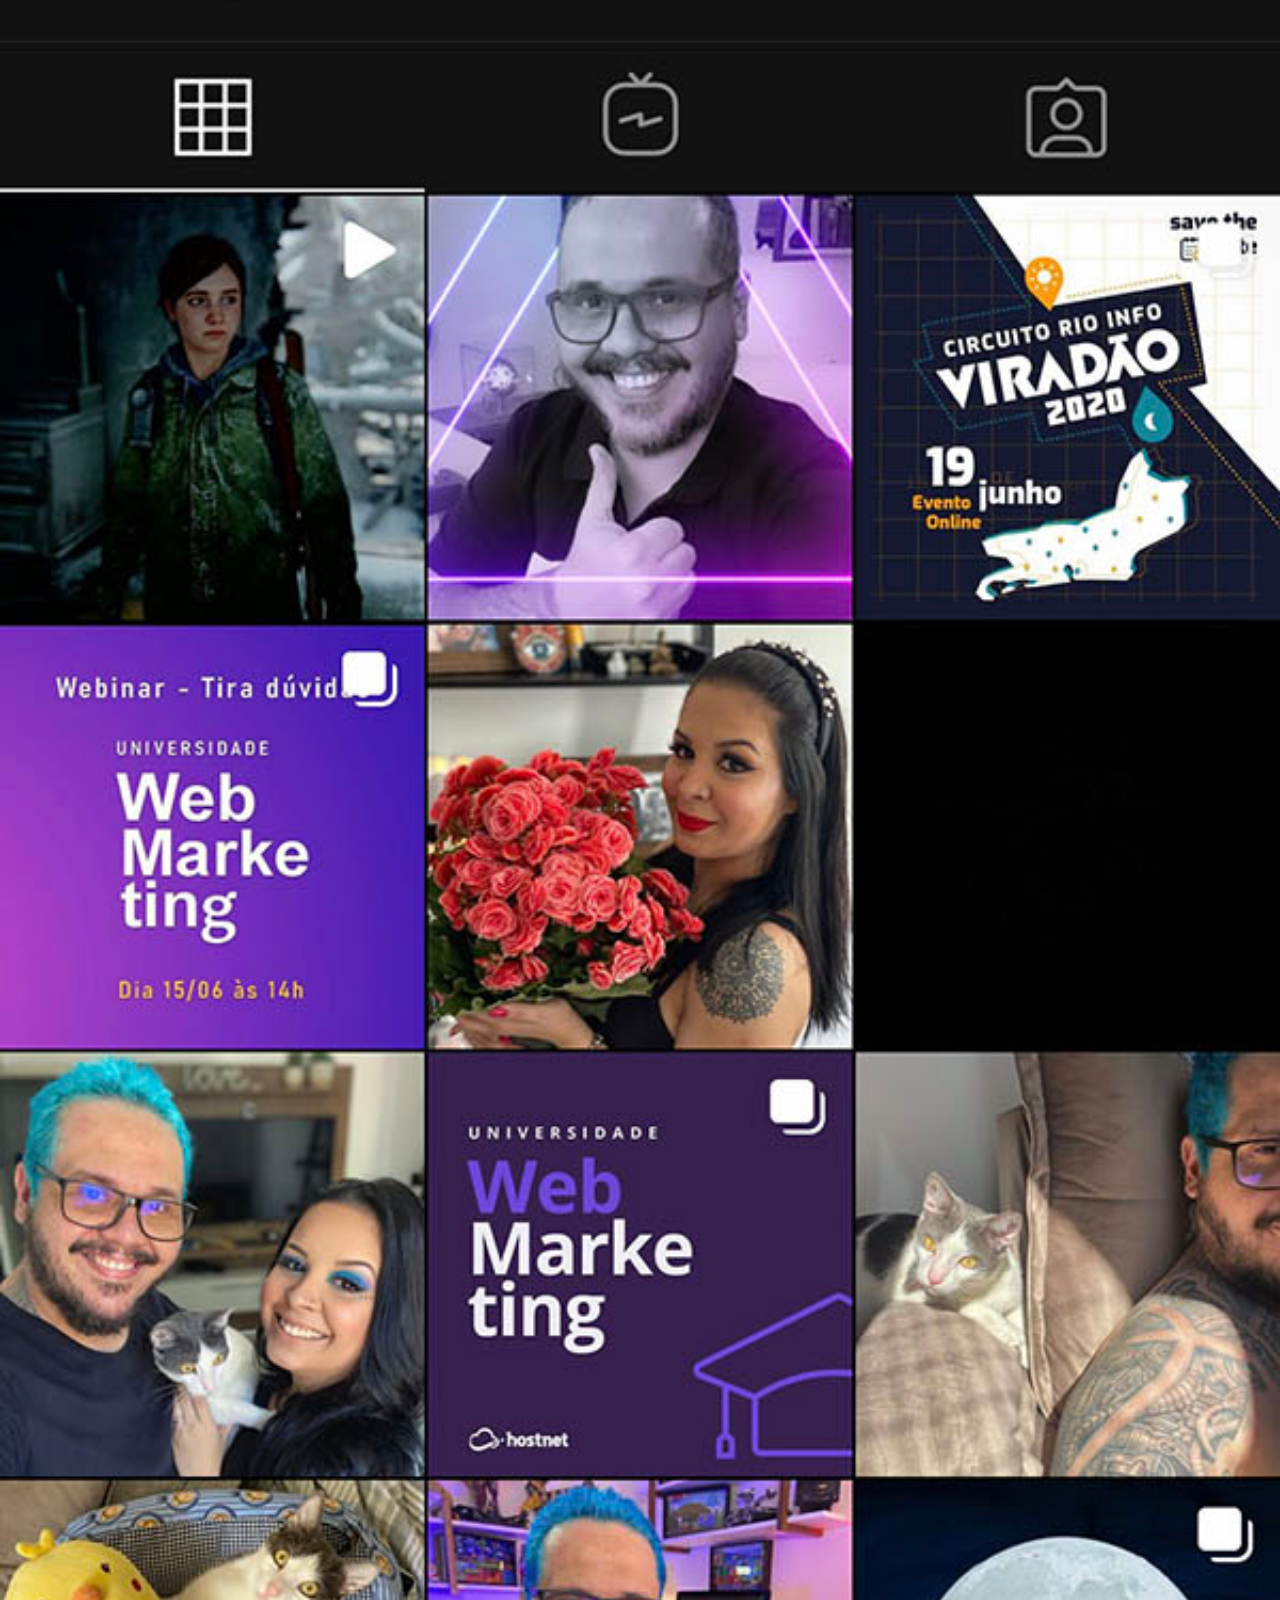
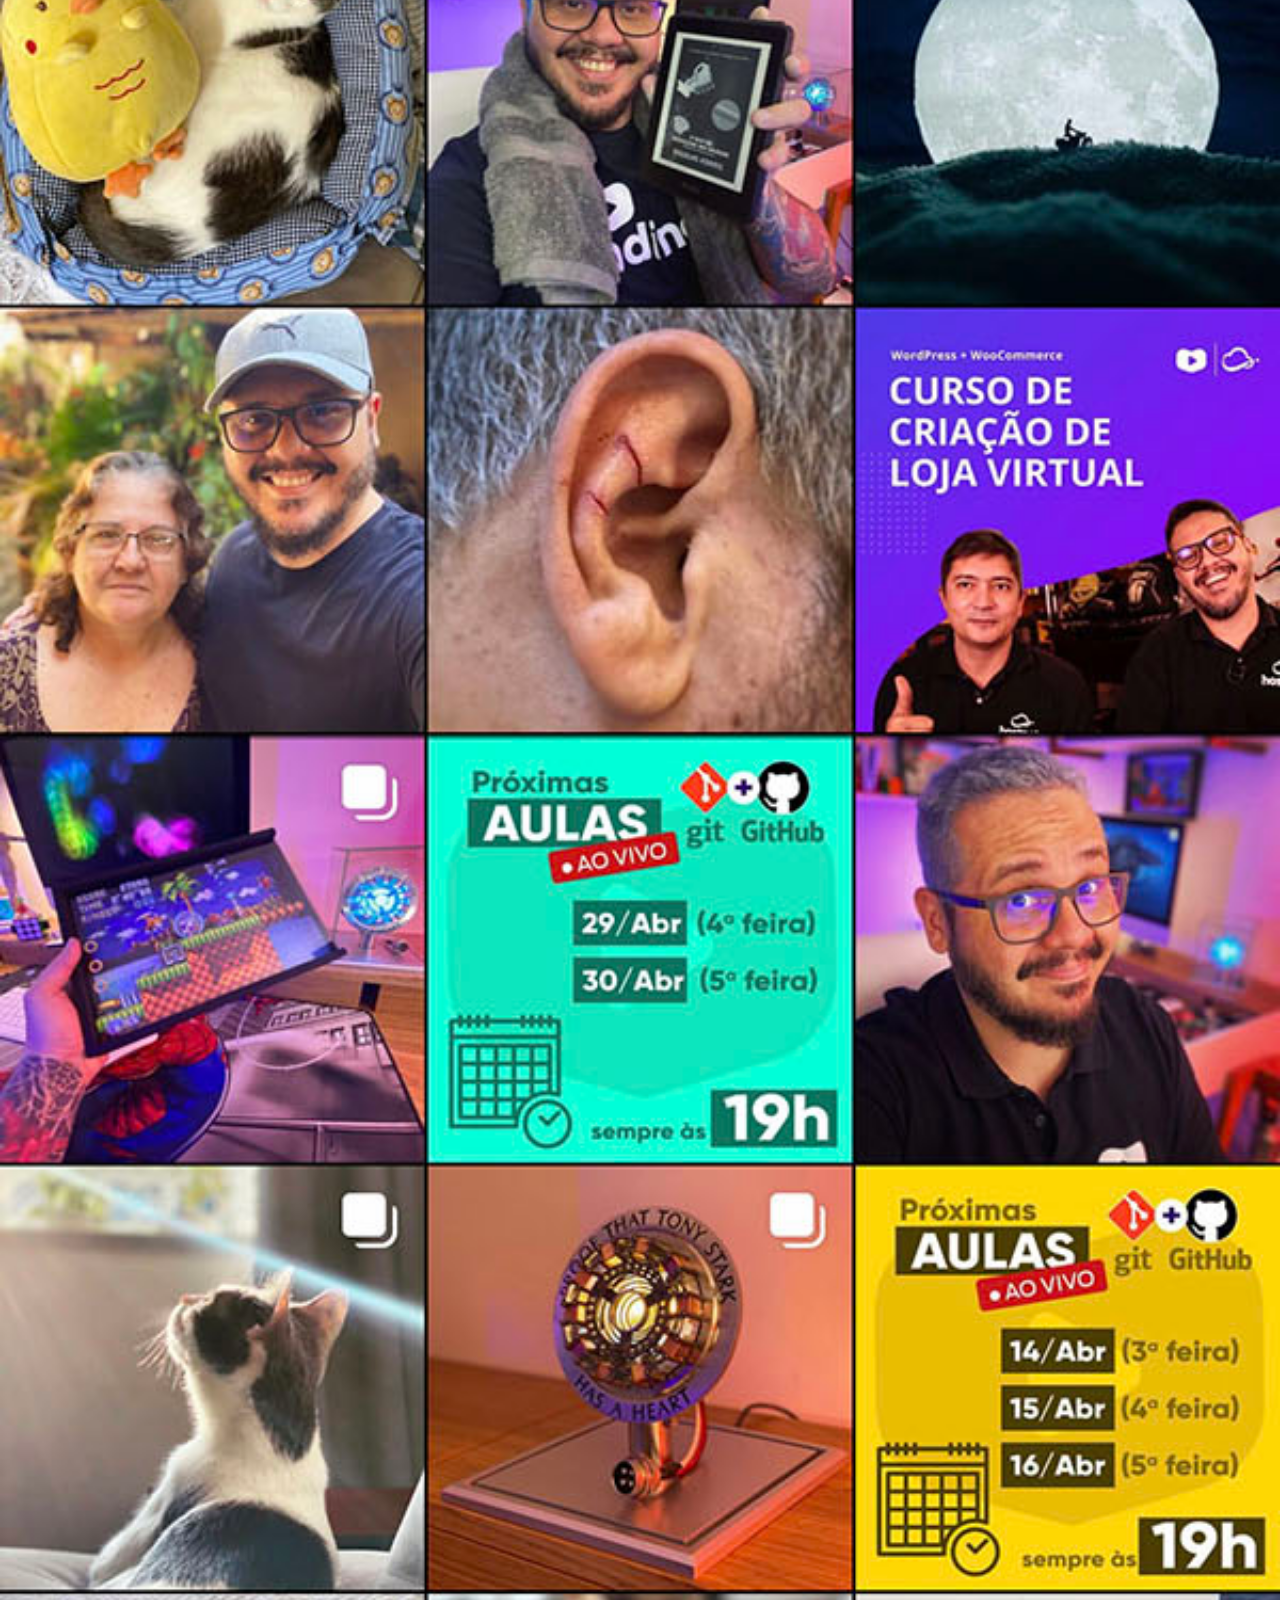
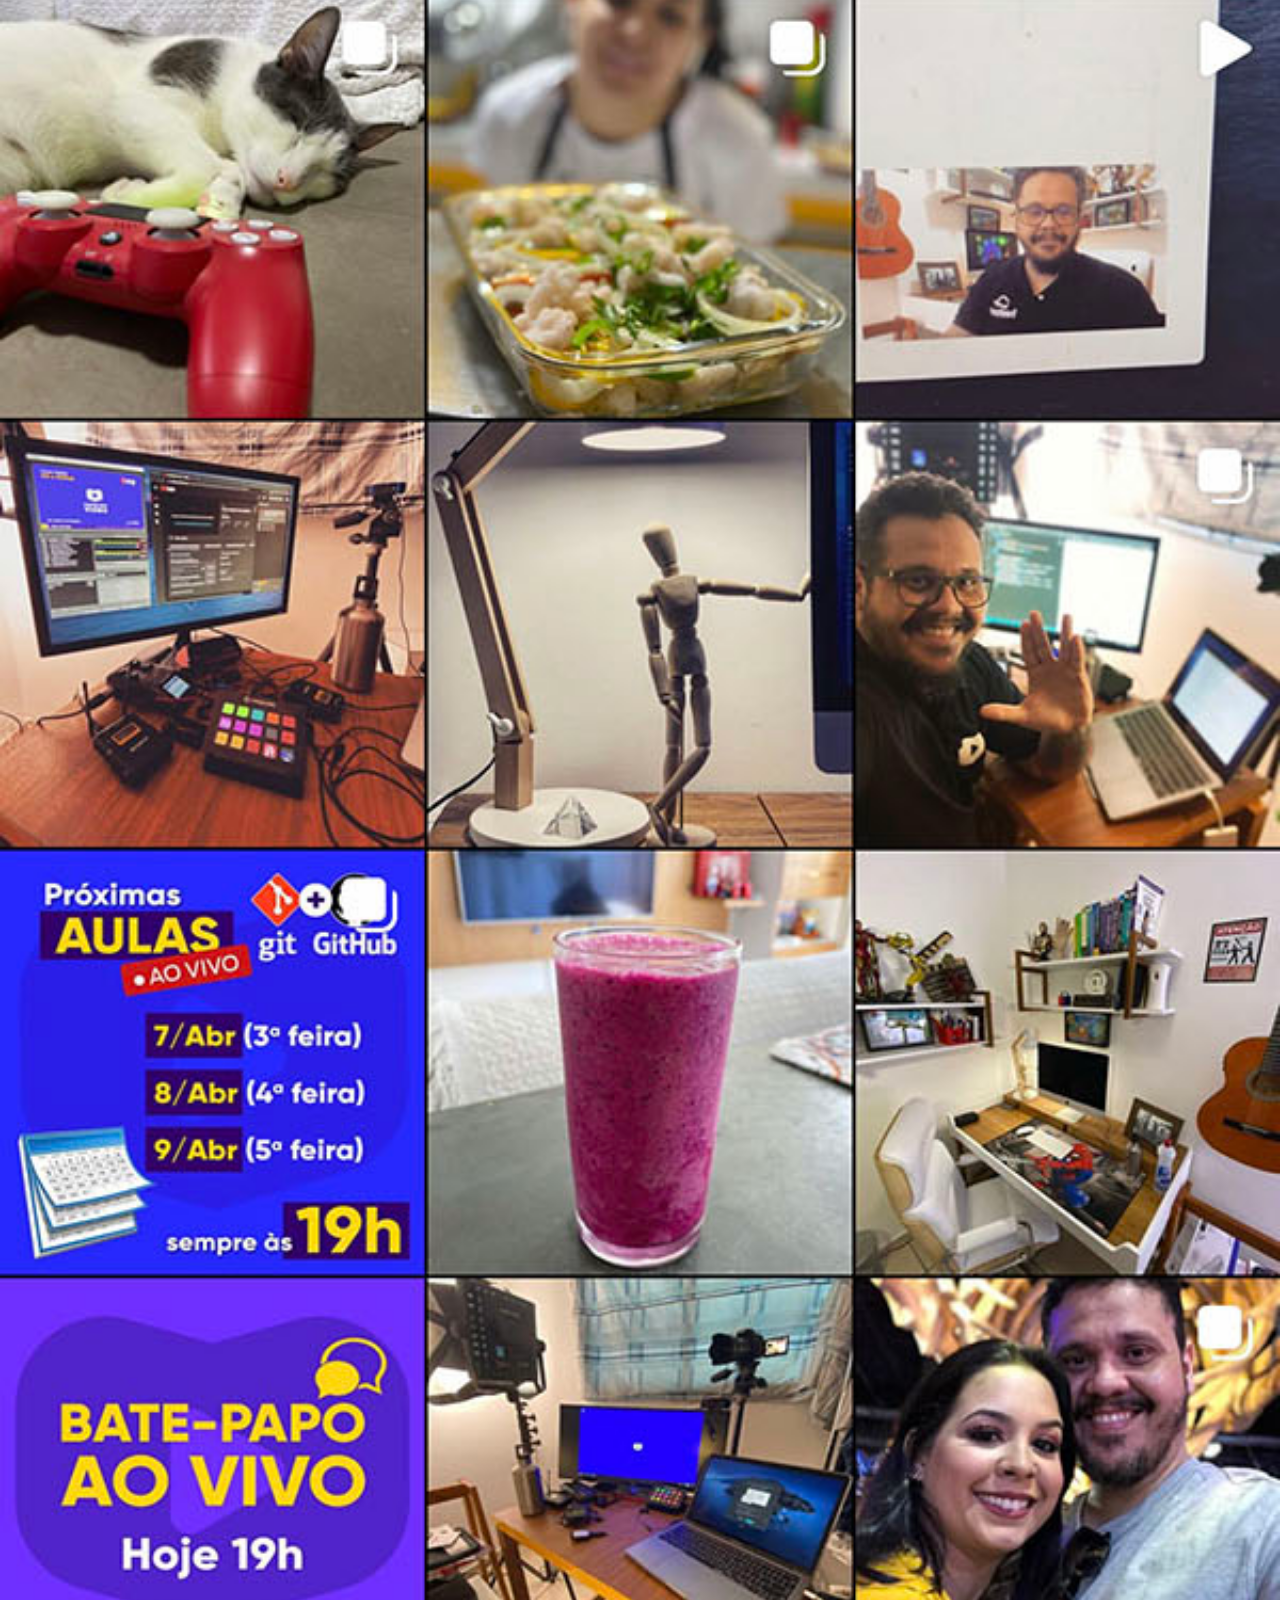
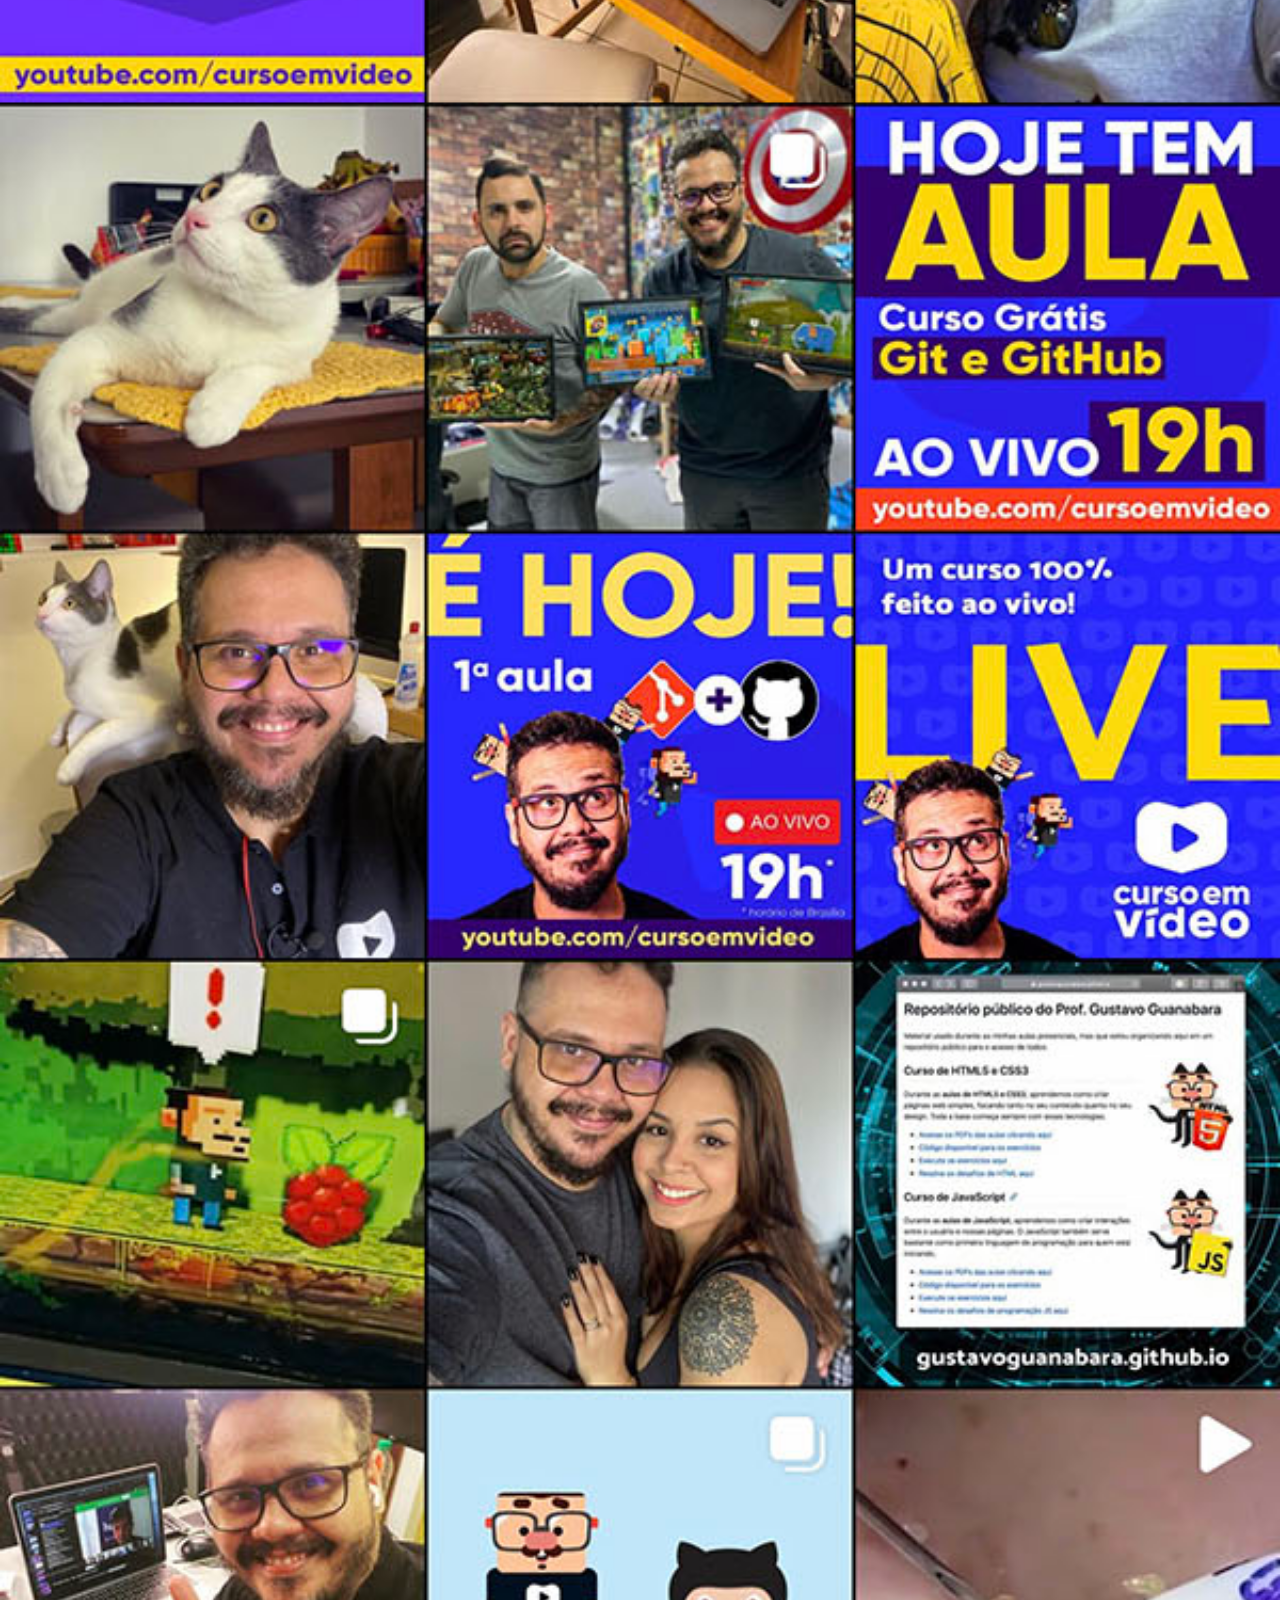
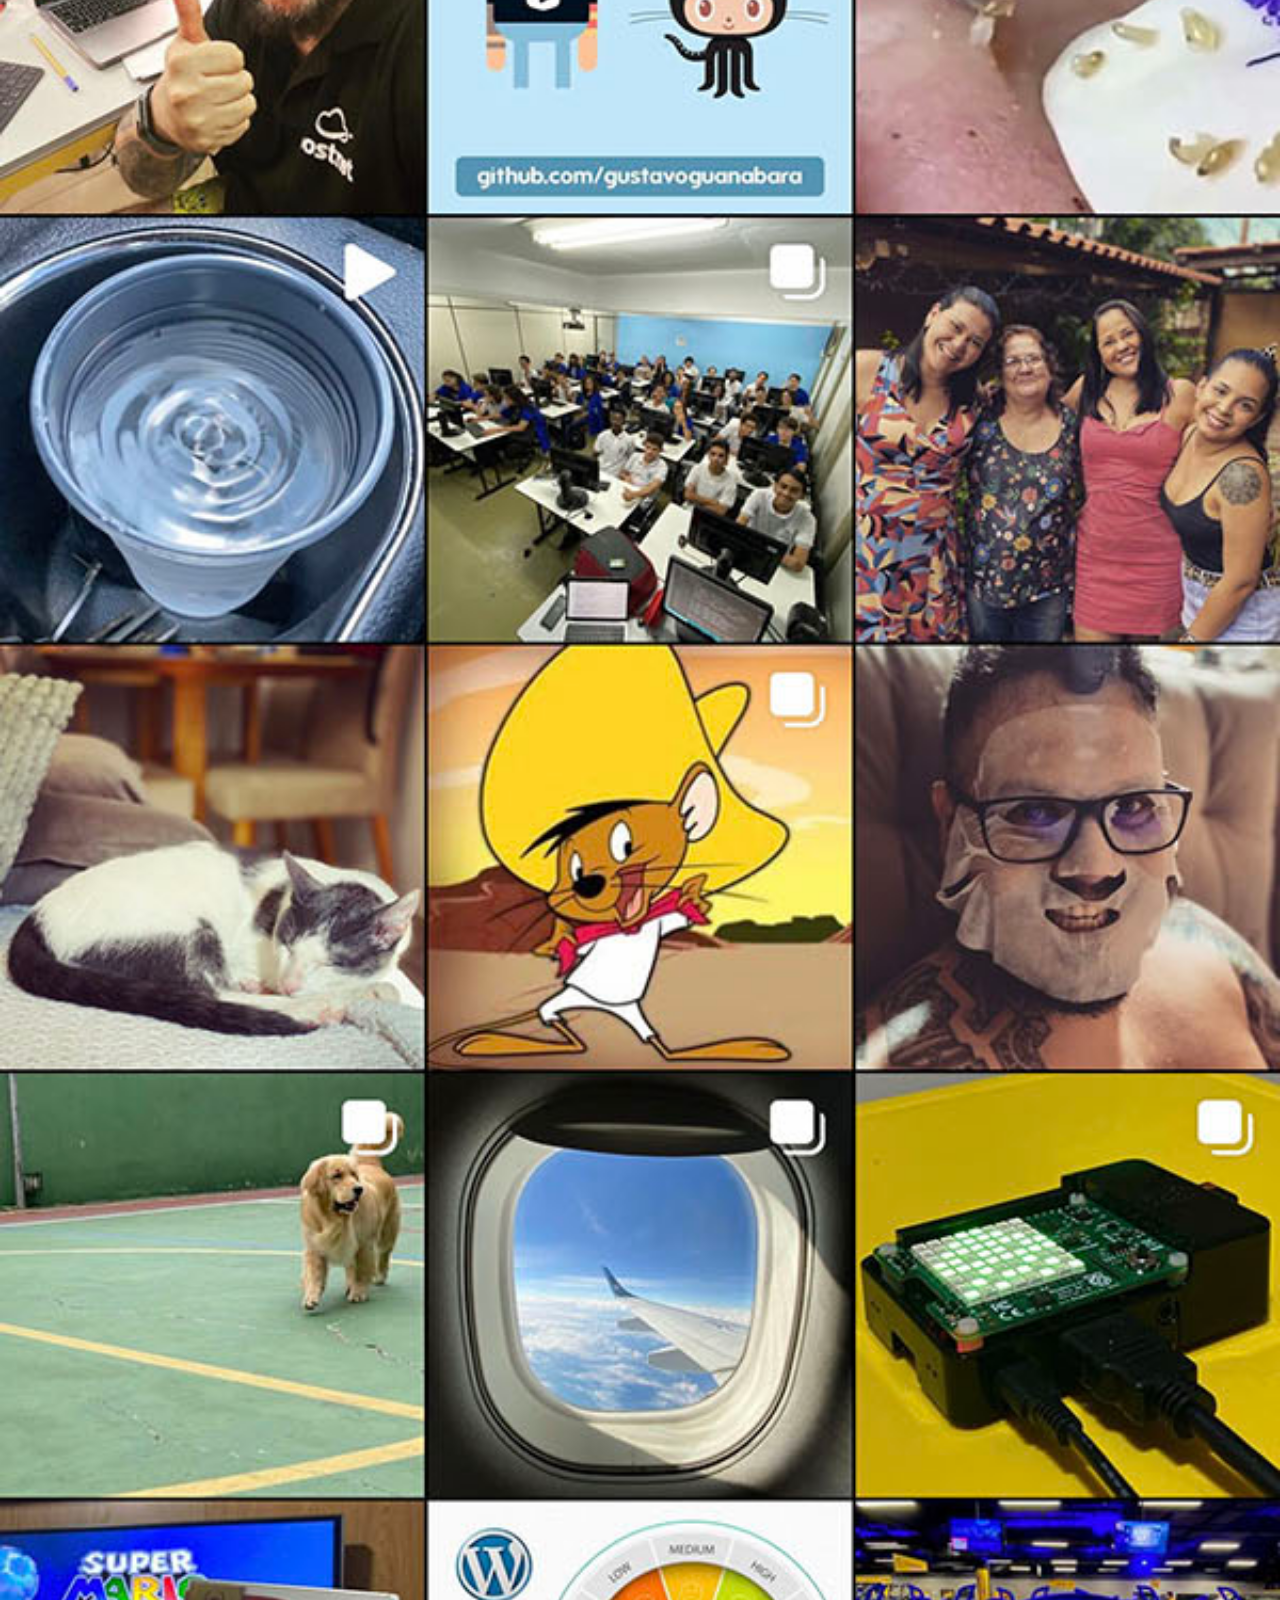
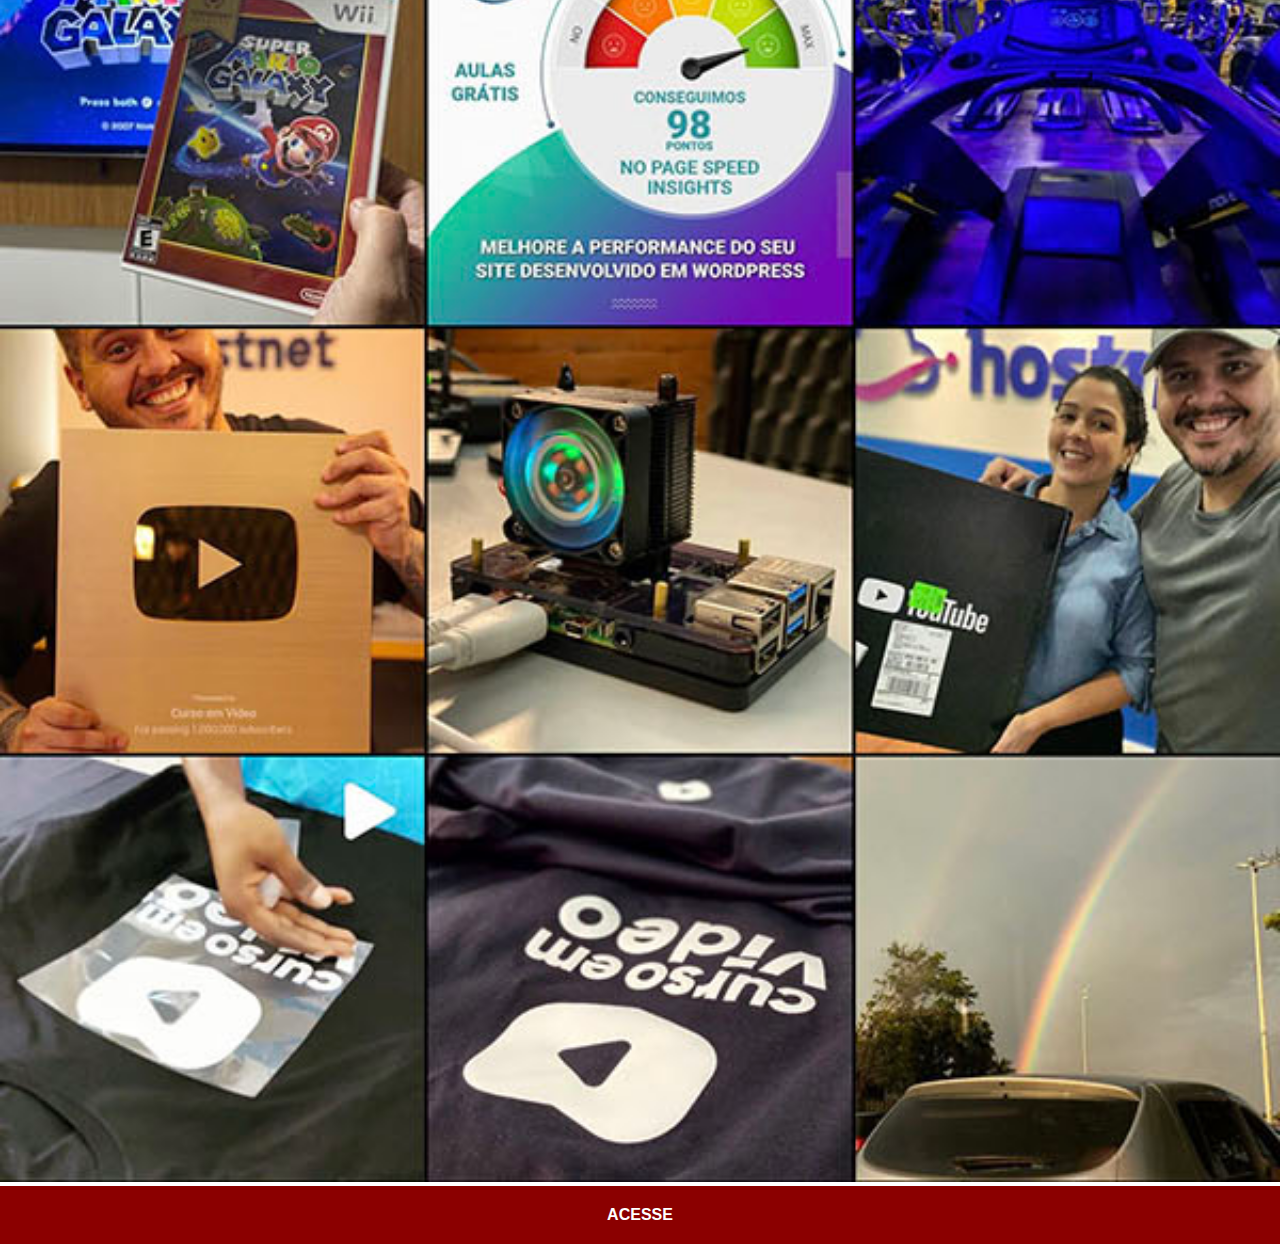
<file: instagram.html>
<!DOCTYPE html>
<html lang="pt-br">
<head>
    <meta charset="UTF-8">
    <meta name="viewport" content="width=device-width, initial-scale=1.0">
    <title>Instagram</title>
    <link rel="stylesheet" href="estilos/social.css">
</head>
<body>
    <img src="imagens/tela-instagram.jpg" alt="Instagram">
    <a href="https://www.instagram.com/gustavoguanabara/" target="_blank" rel="next">ACESSE</a>
</body>
</html>
</file>
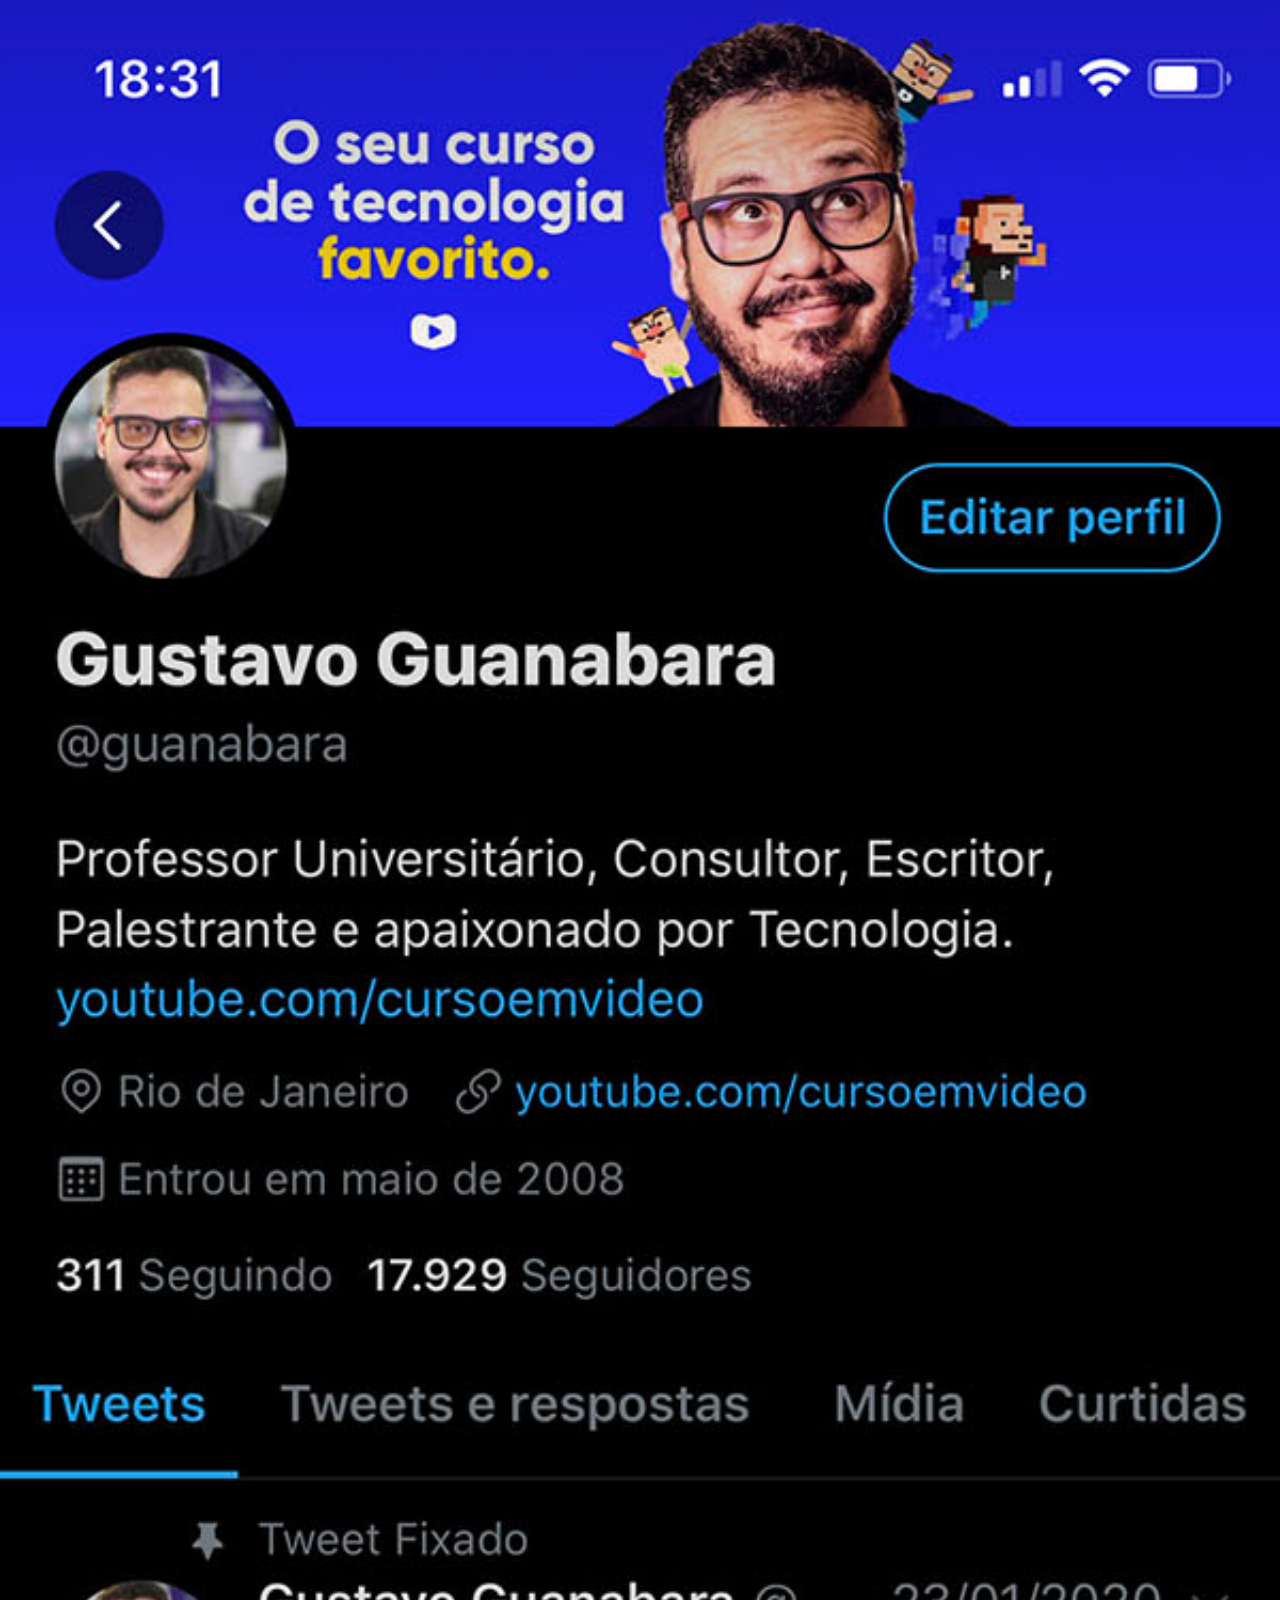
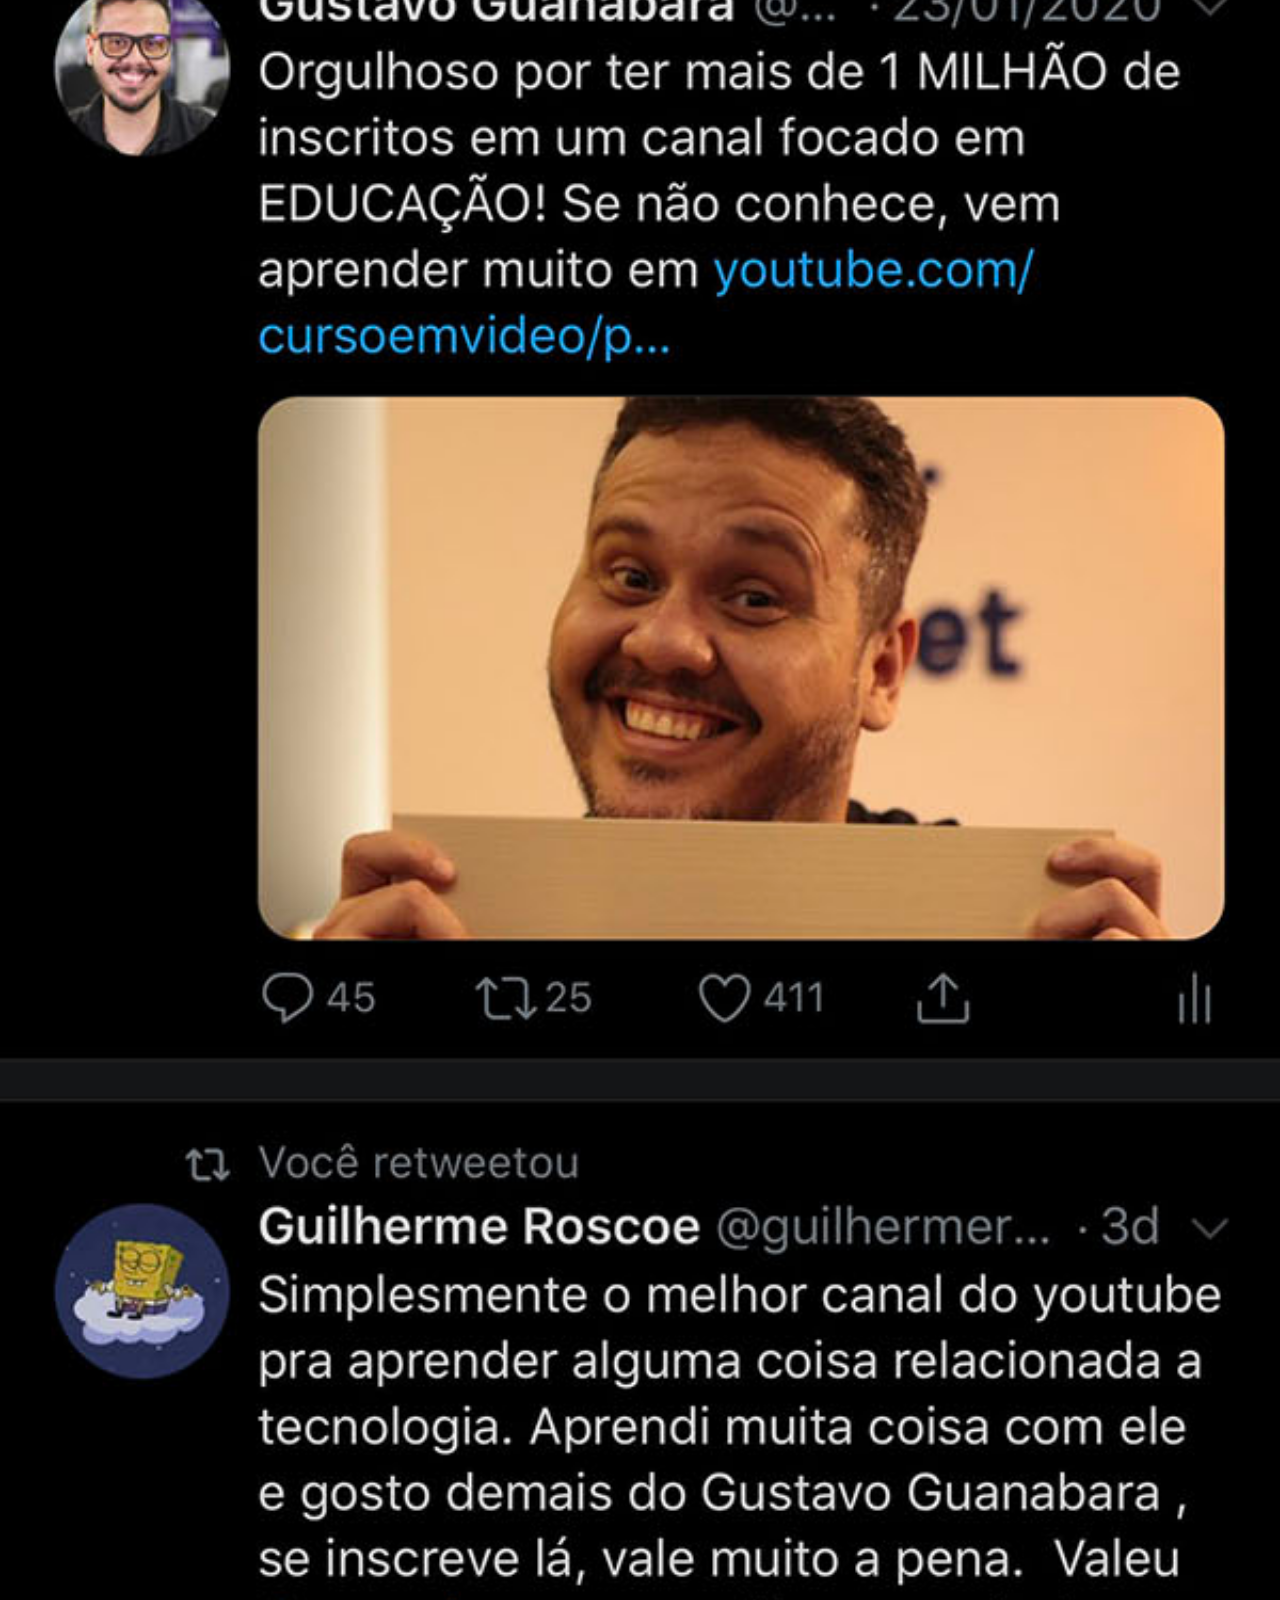
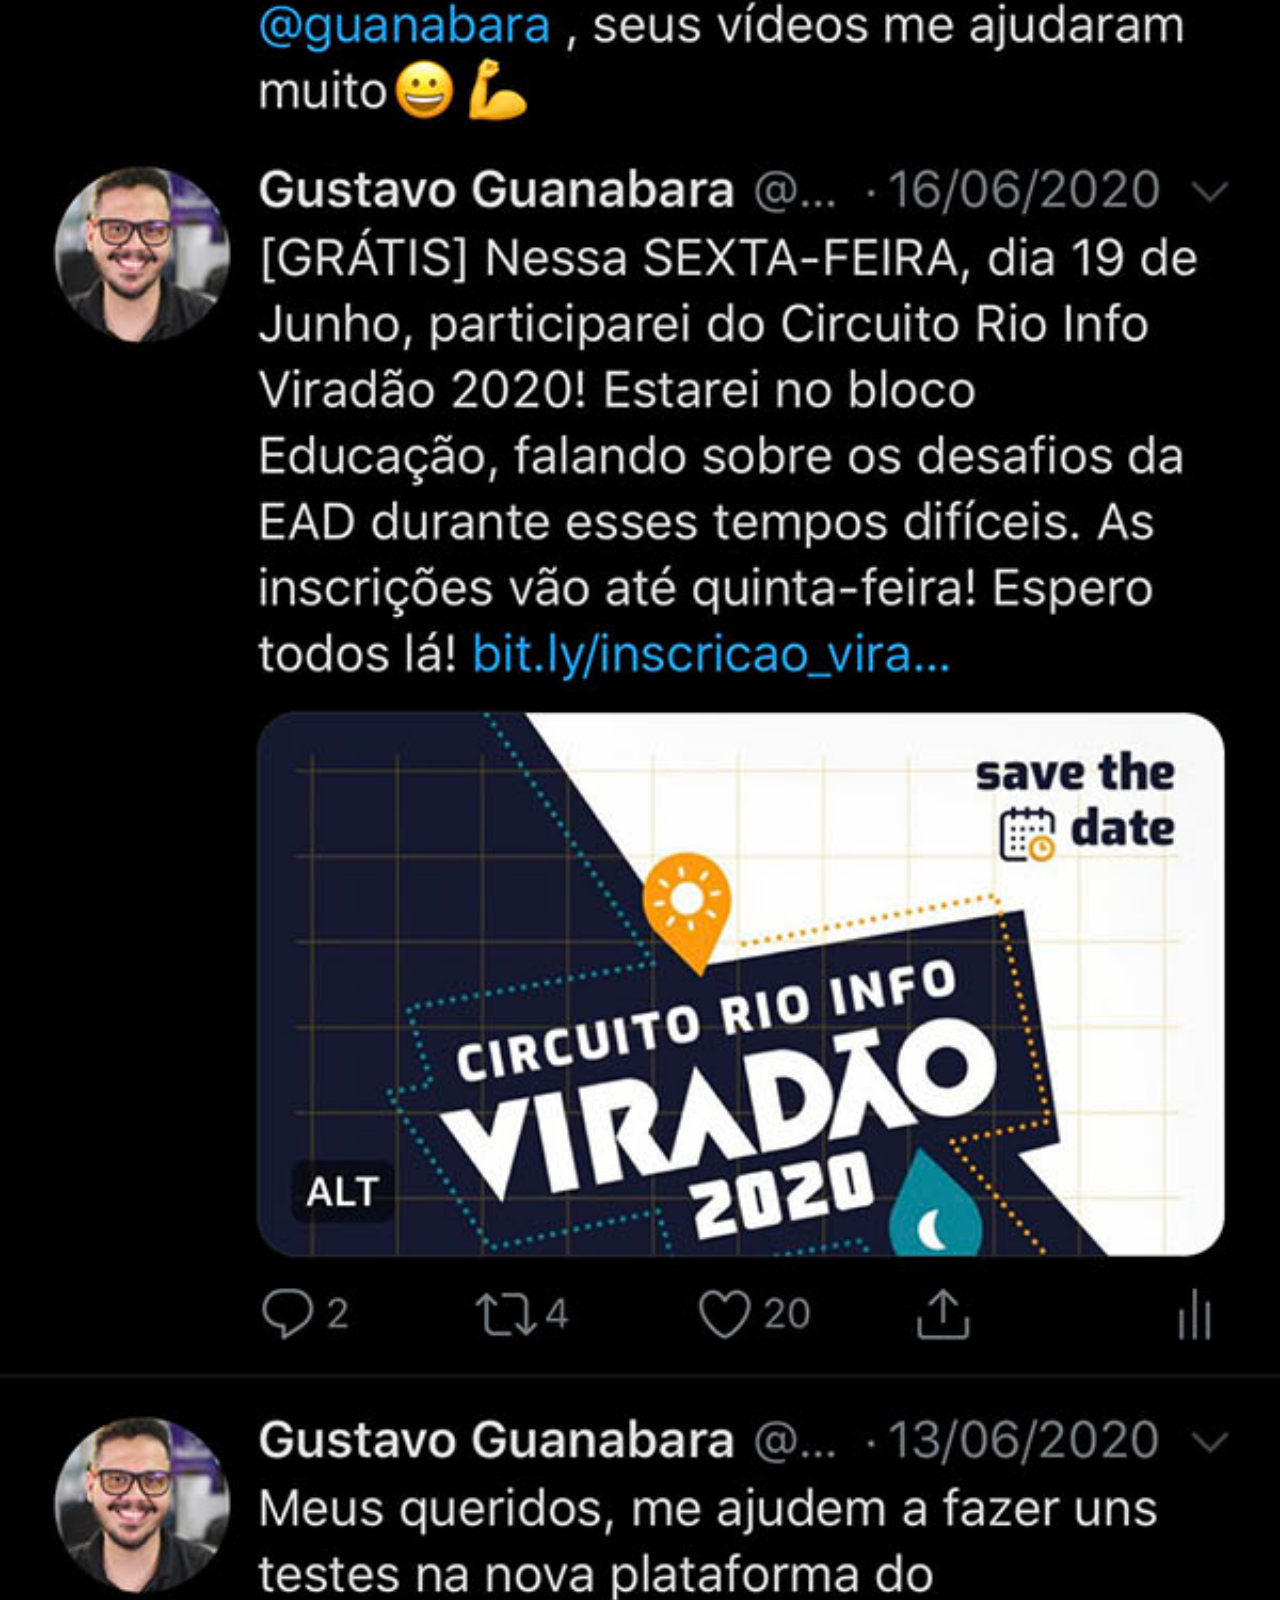
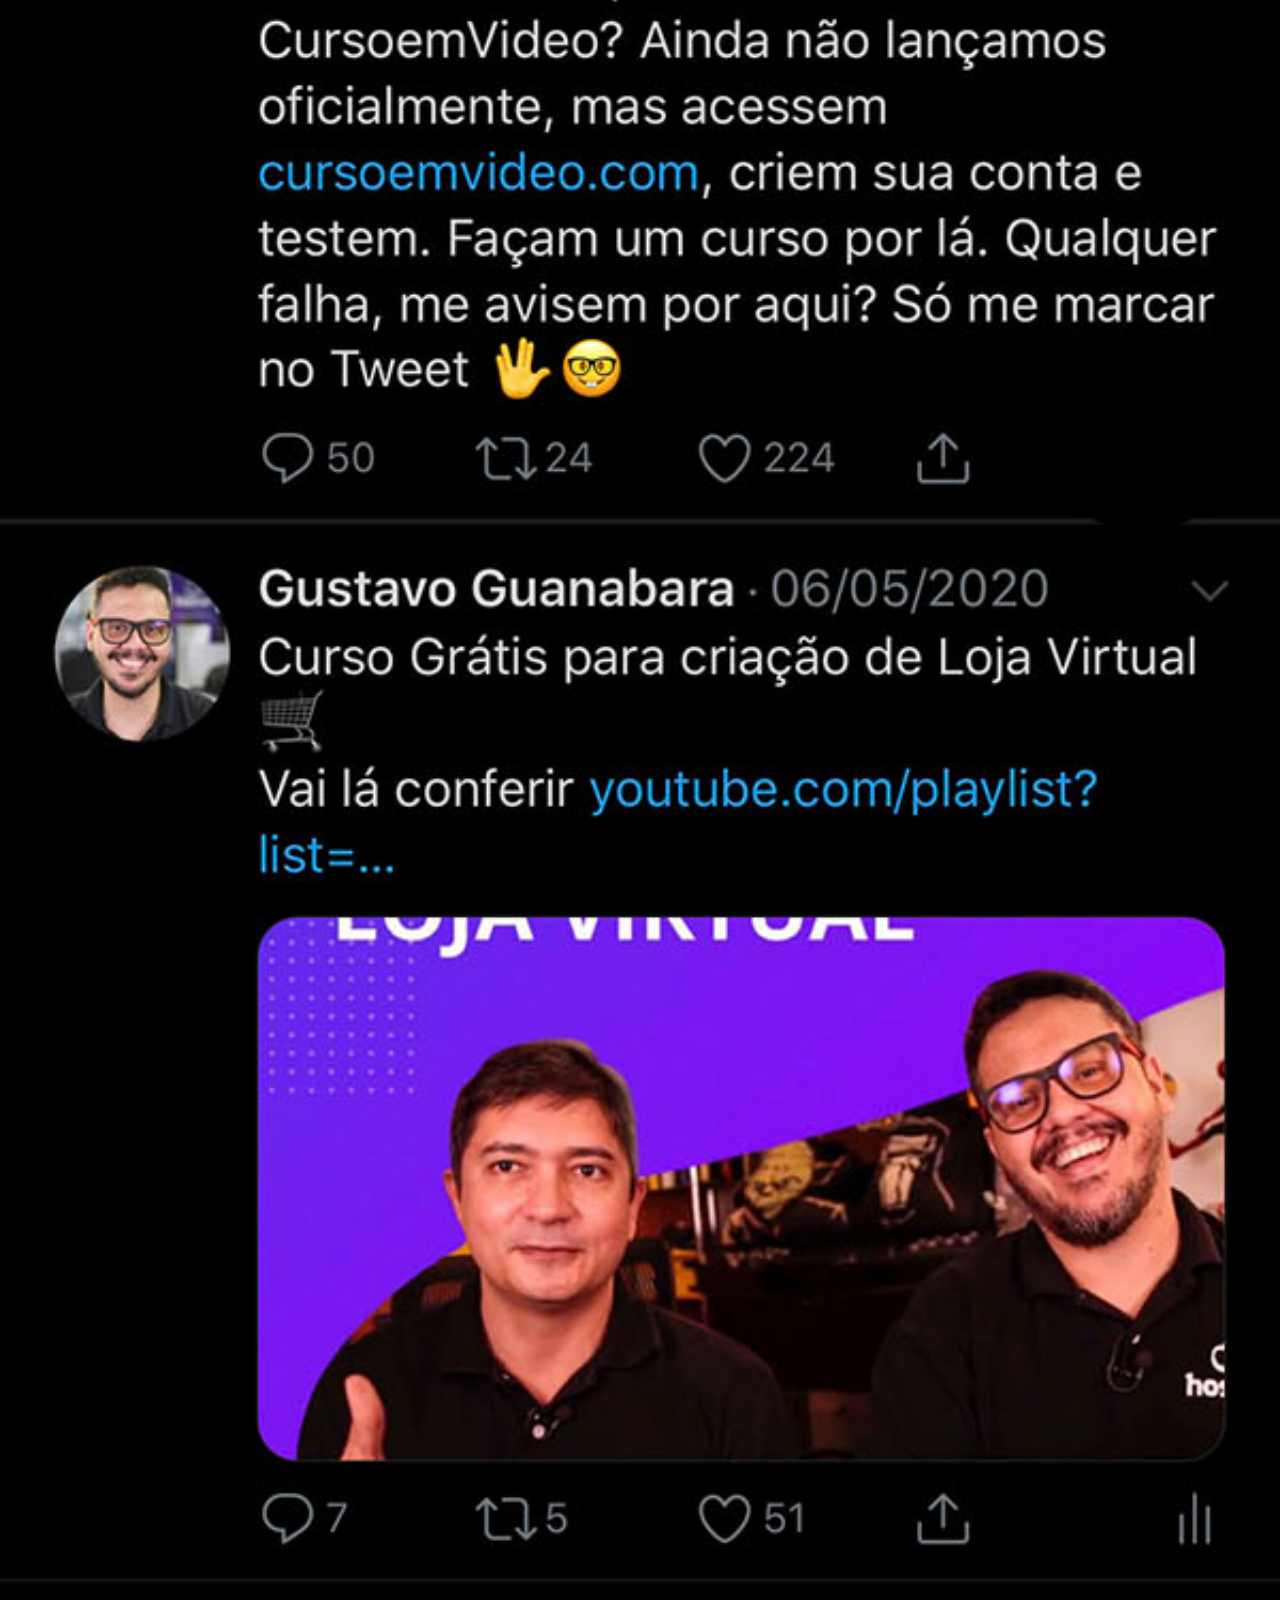
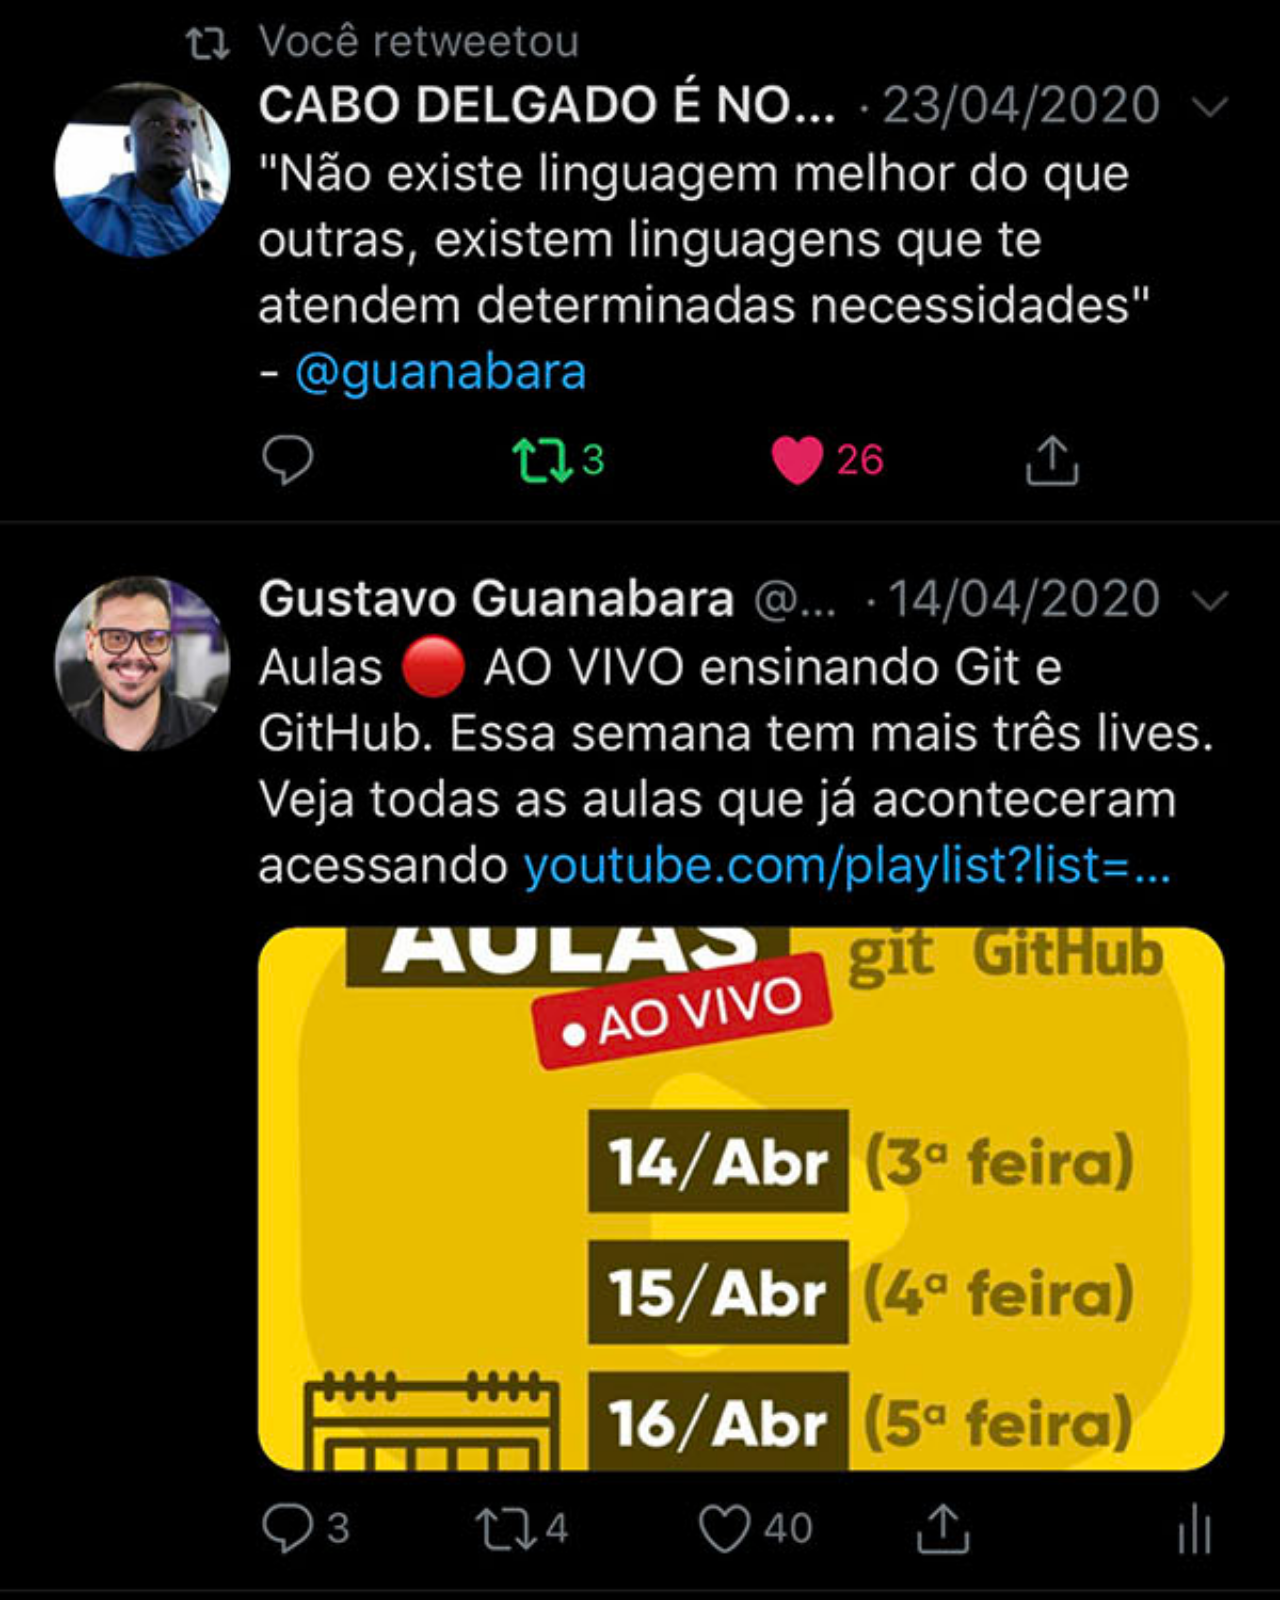
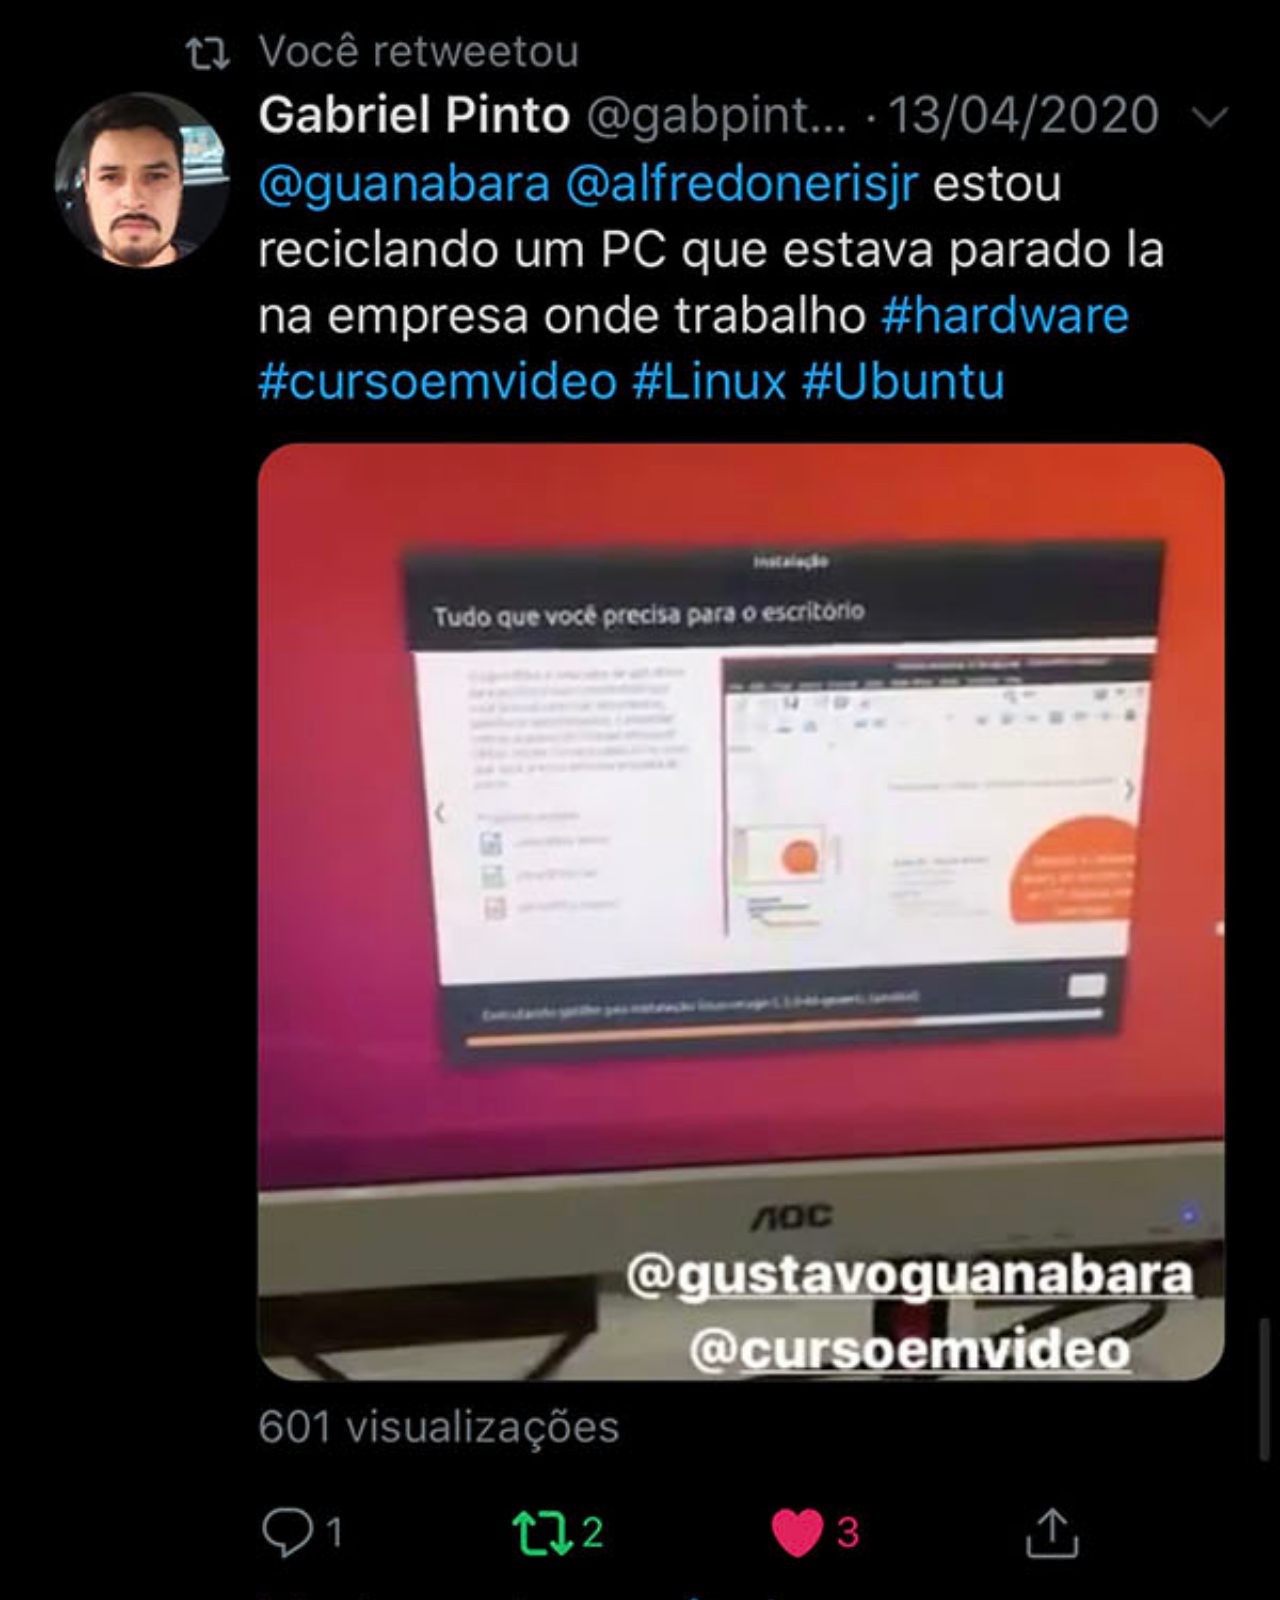
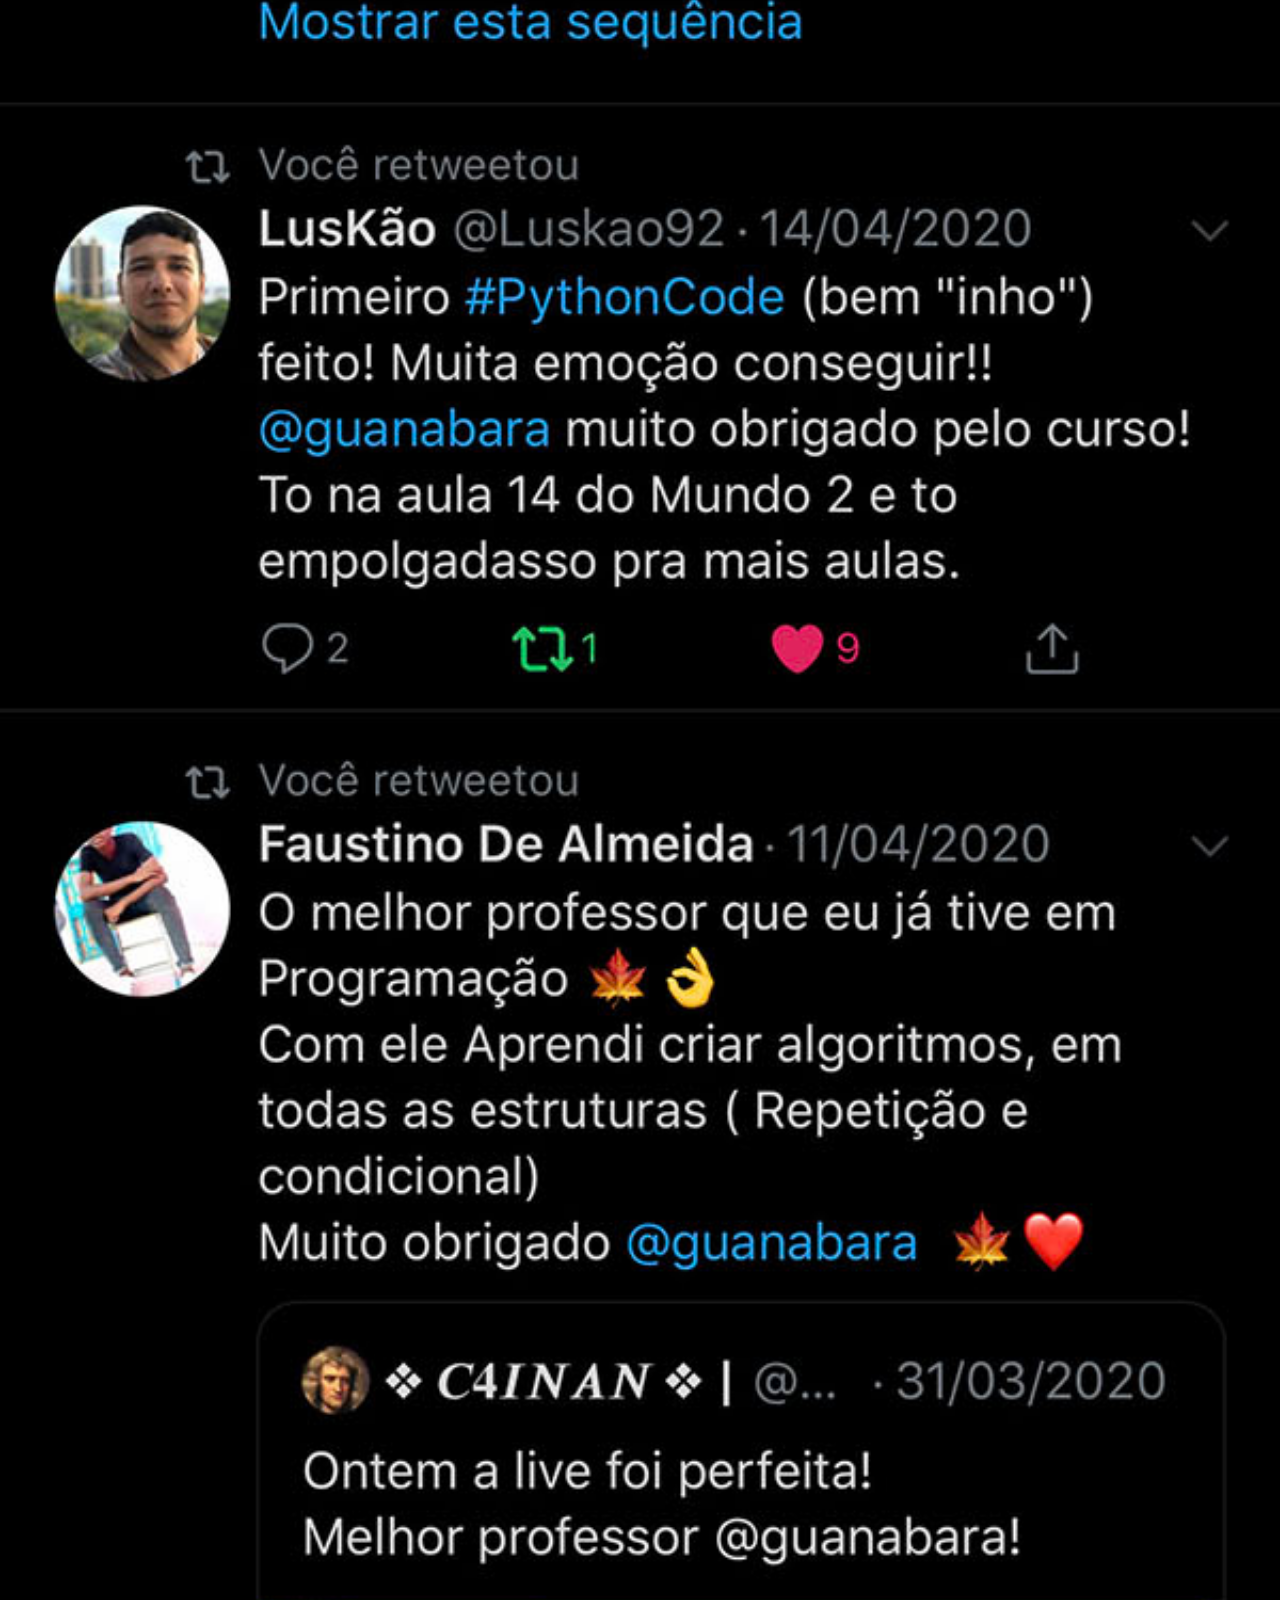
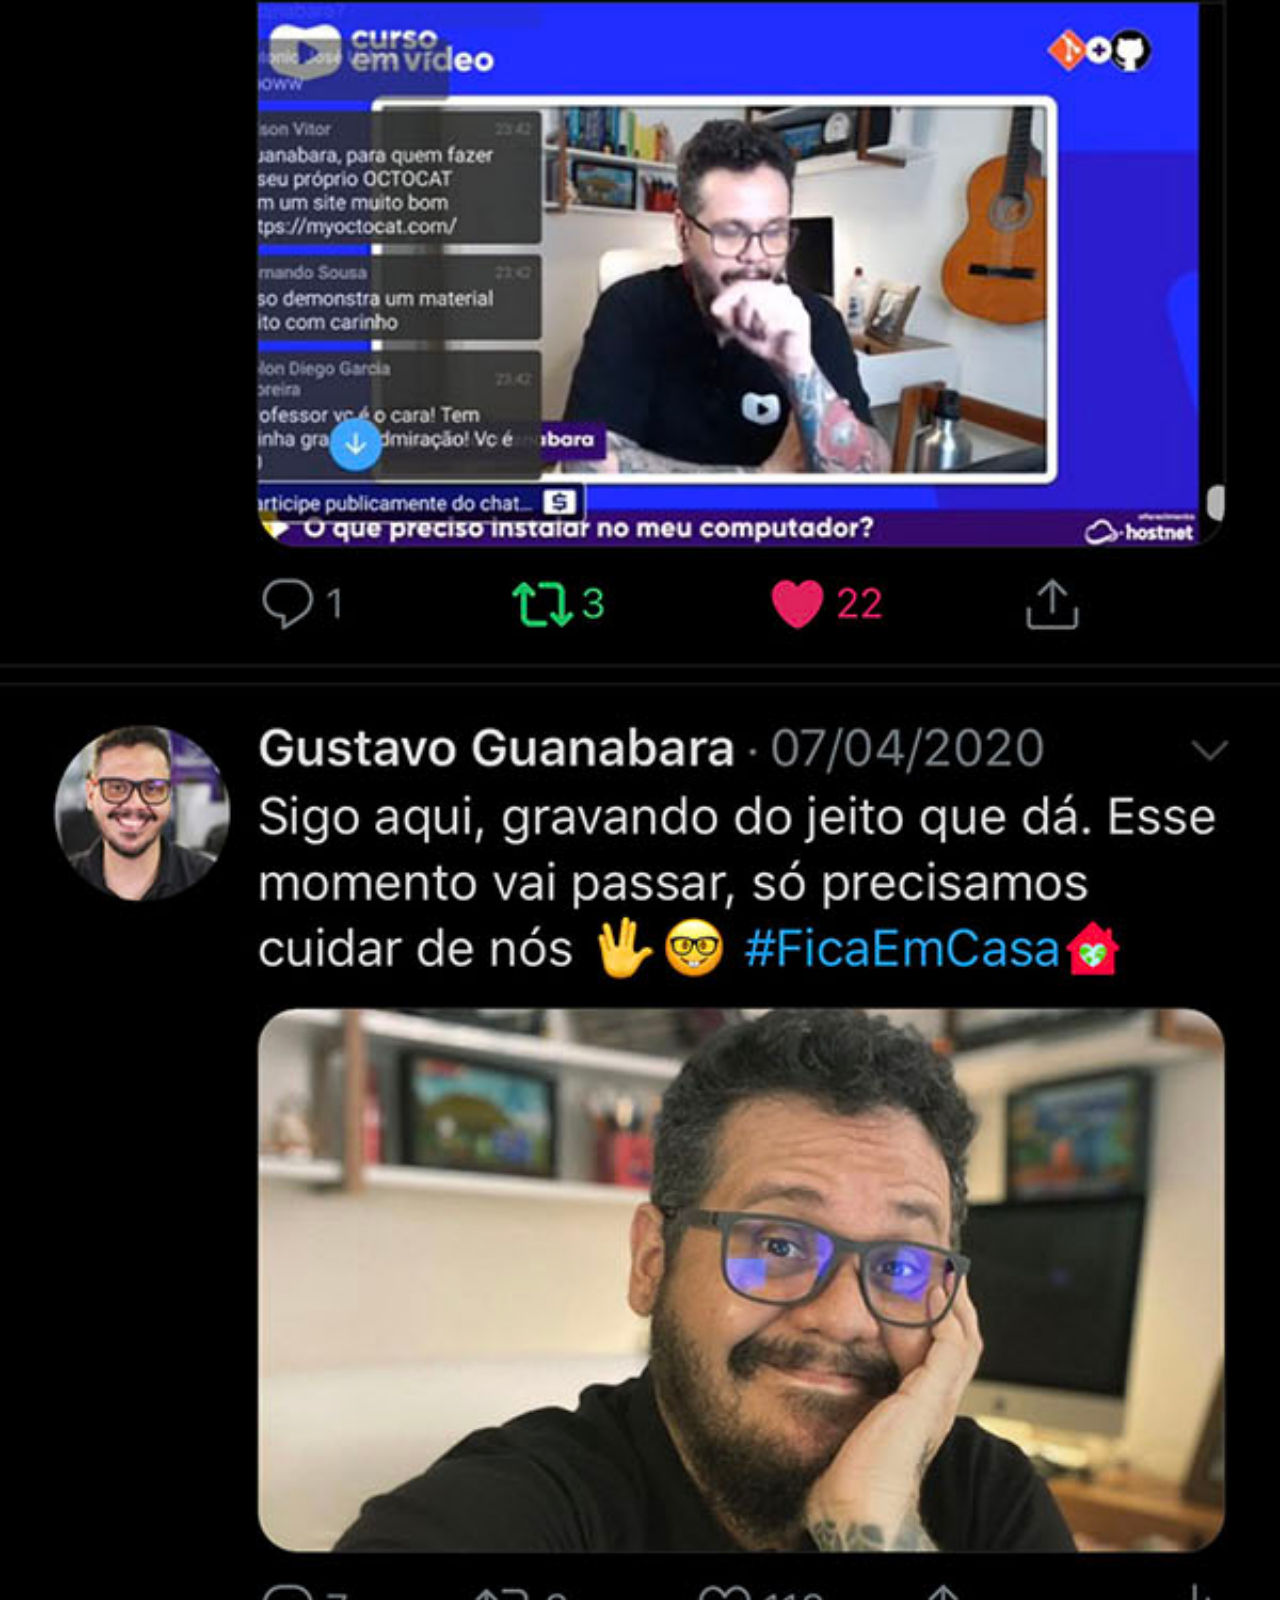
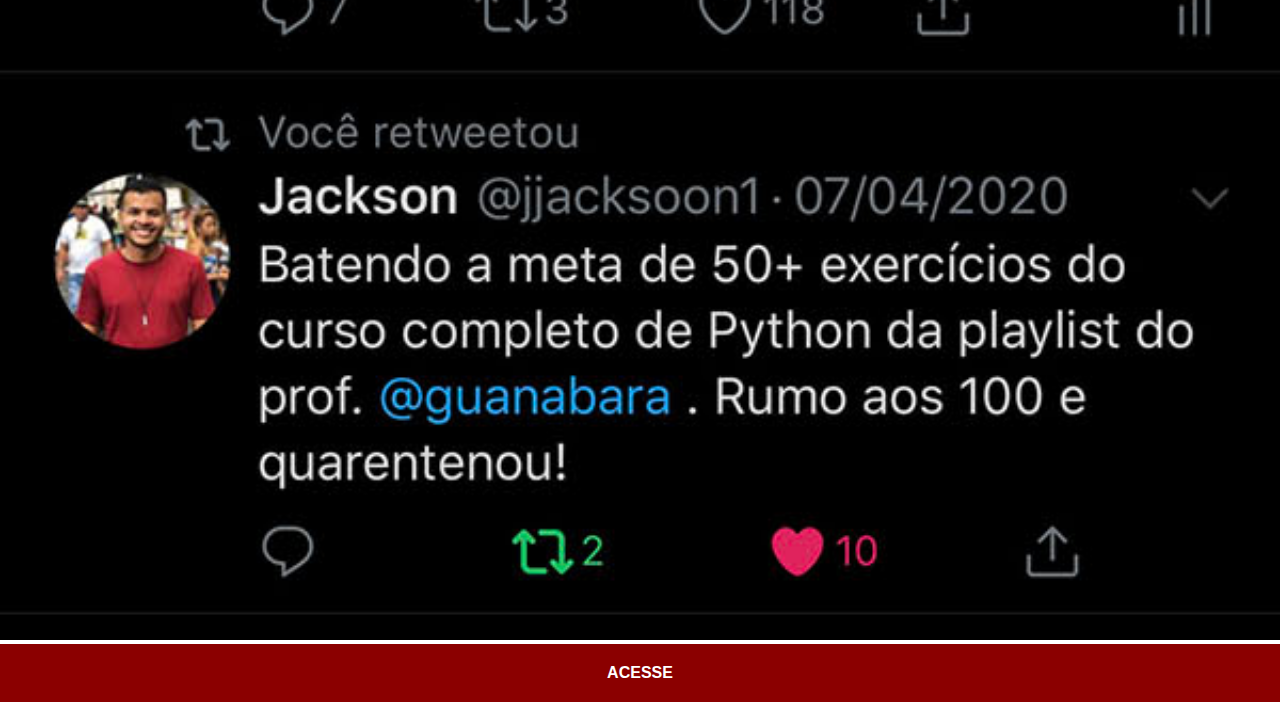
<file: twitter.html>
<!DOCTYPE html>
<html lang="pt-br">
<head>
    <meta charset="UTF-8">
    <meta name="viewport" content="width=device-width, initial-scale=1.0">
    <title>Twitter</title>
    <link rel="stylesheet" href="estilos/social.css">
</head>
<body>
    <img src="imagens/tela-twitter.jpg" alt="Twitter">
    <a href="https://twitter.com/guanabara/" target="_blank" rel="next">ACESSE</a>
</body>
</html>
</file>
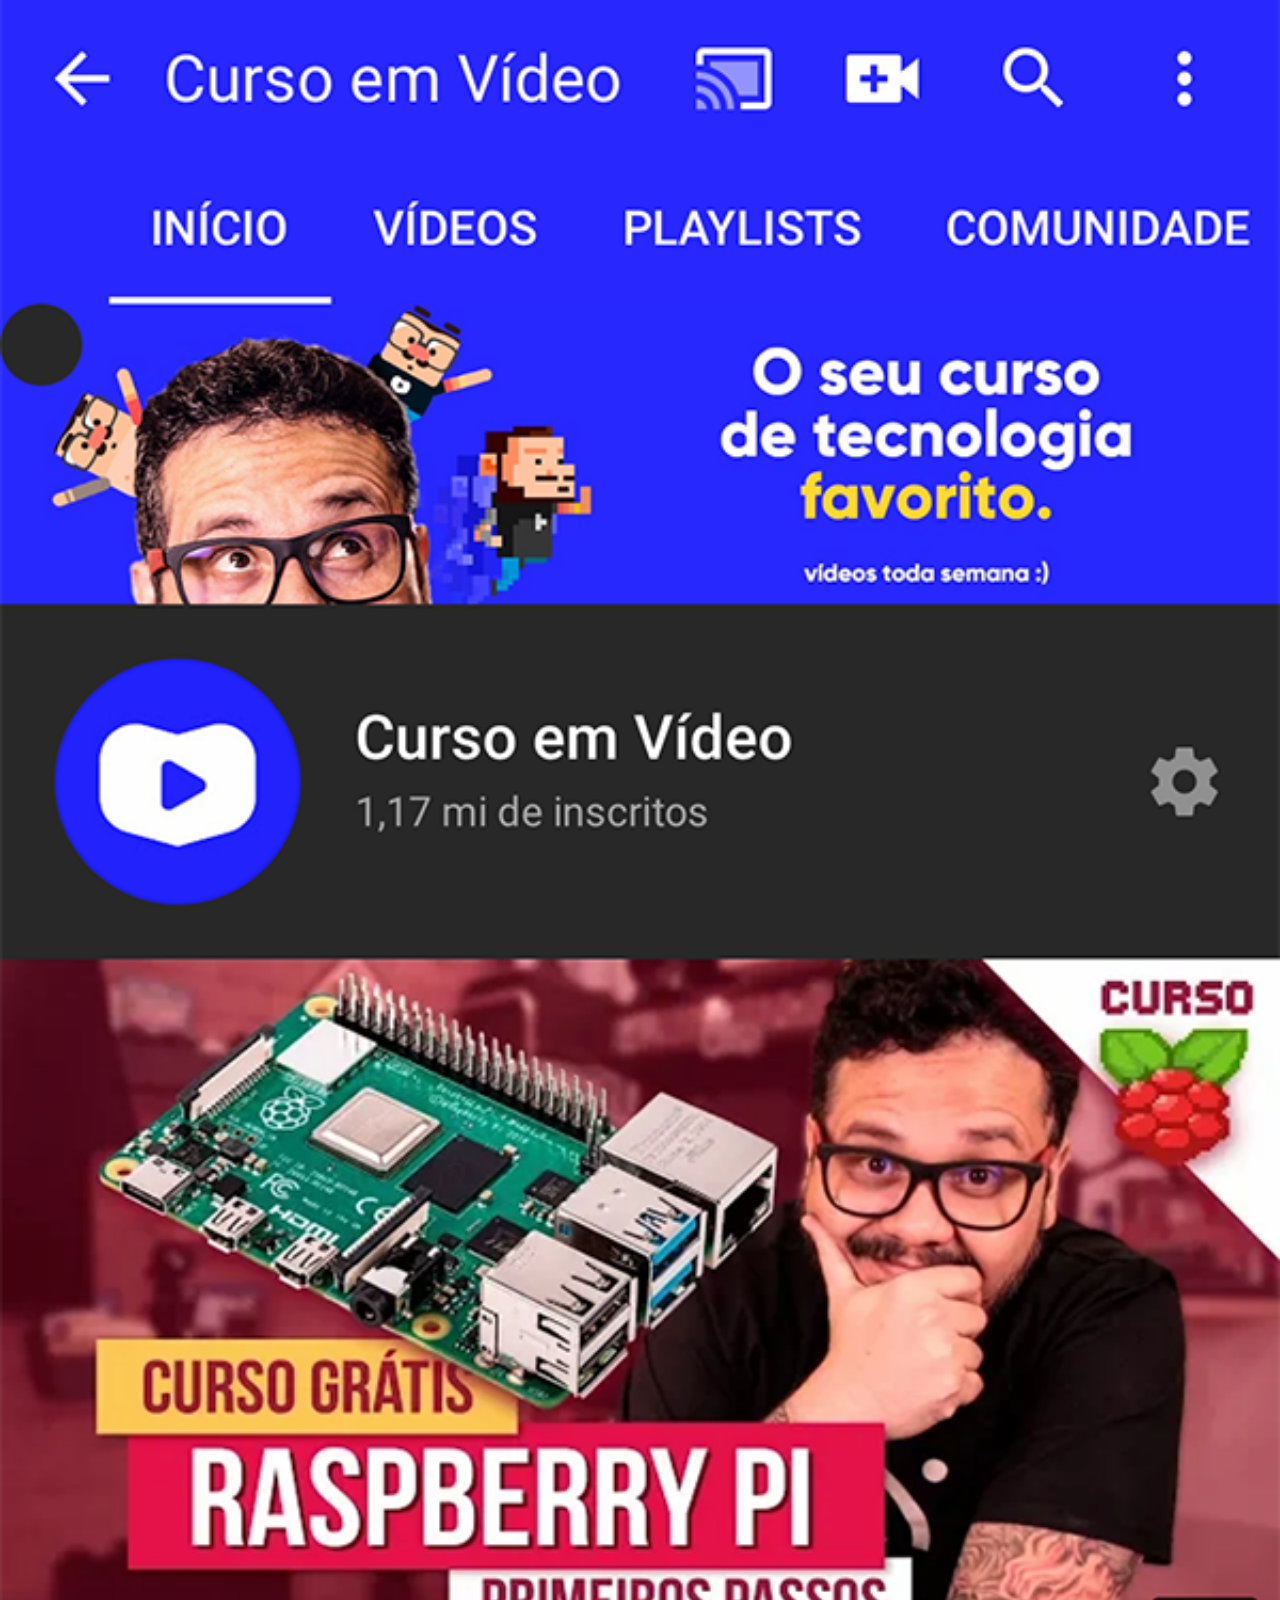
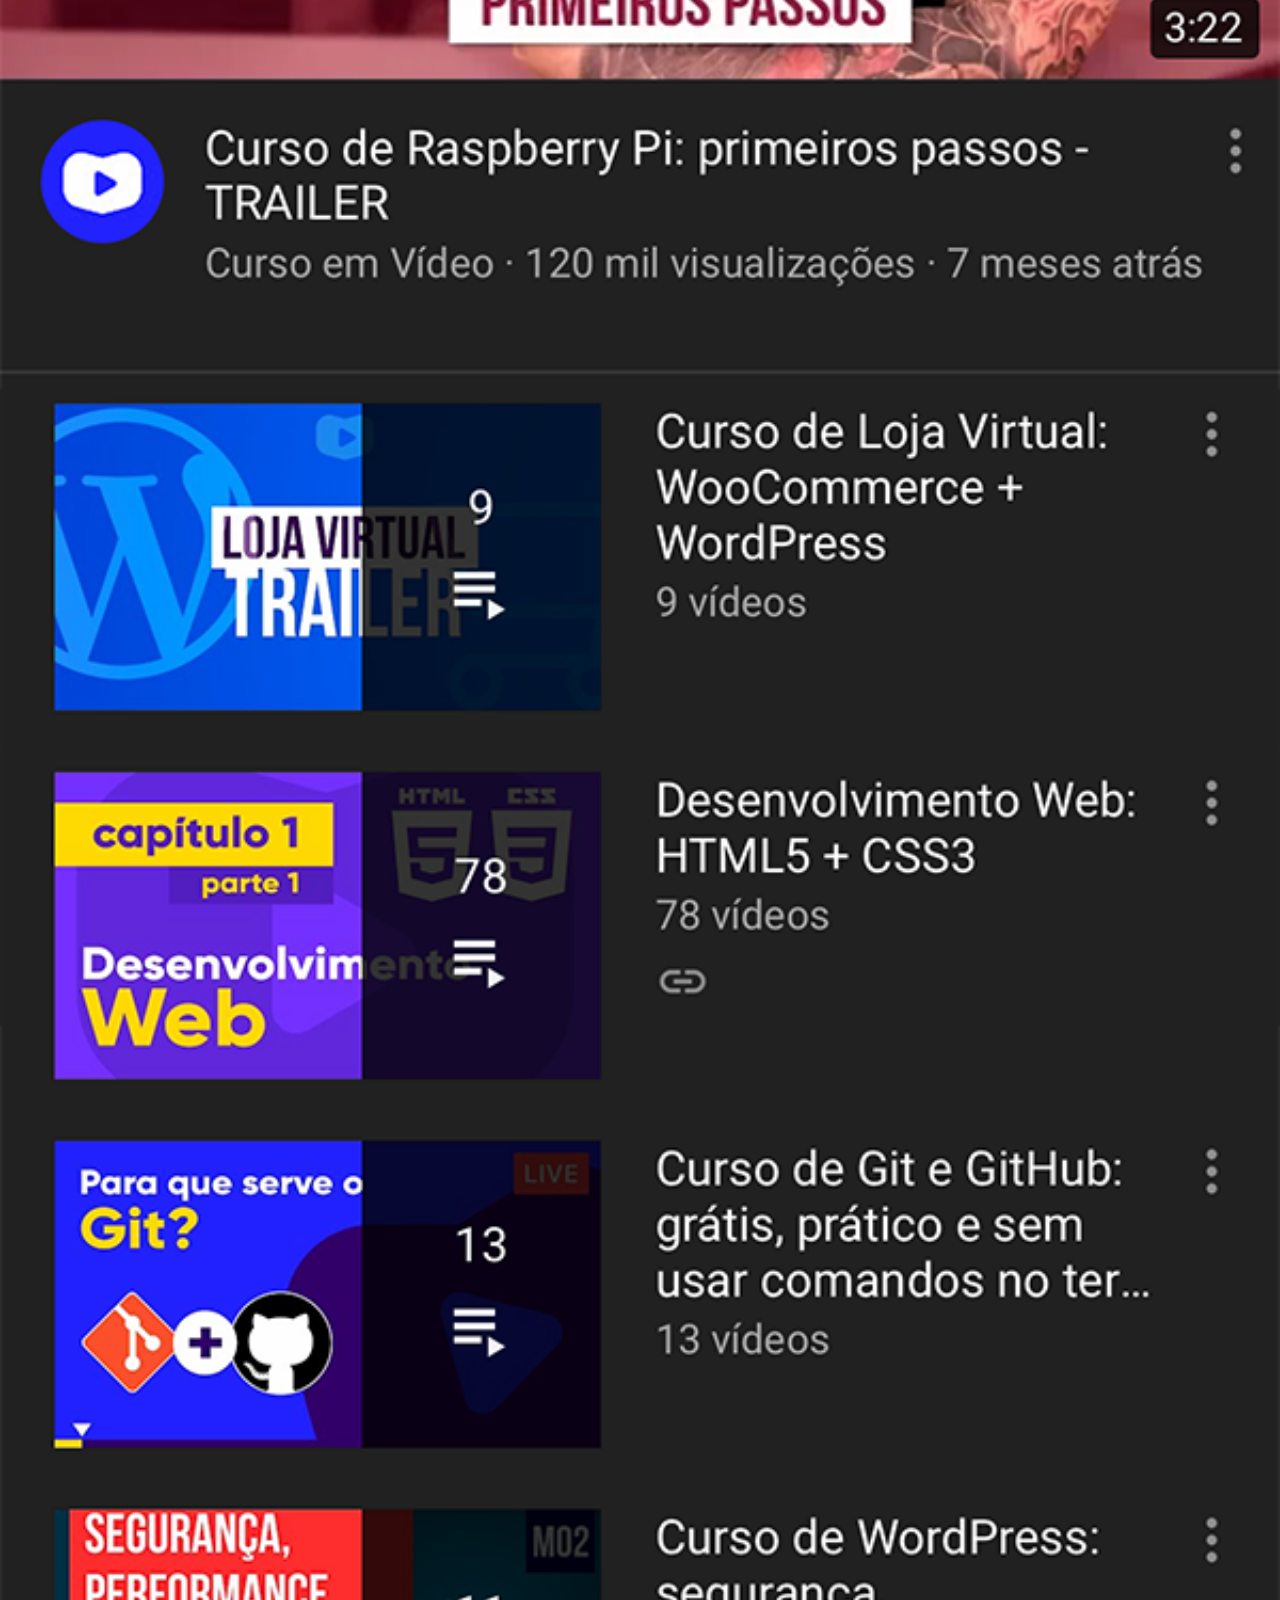
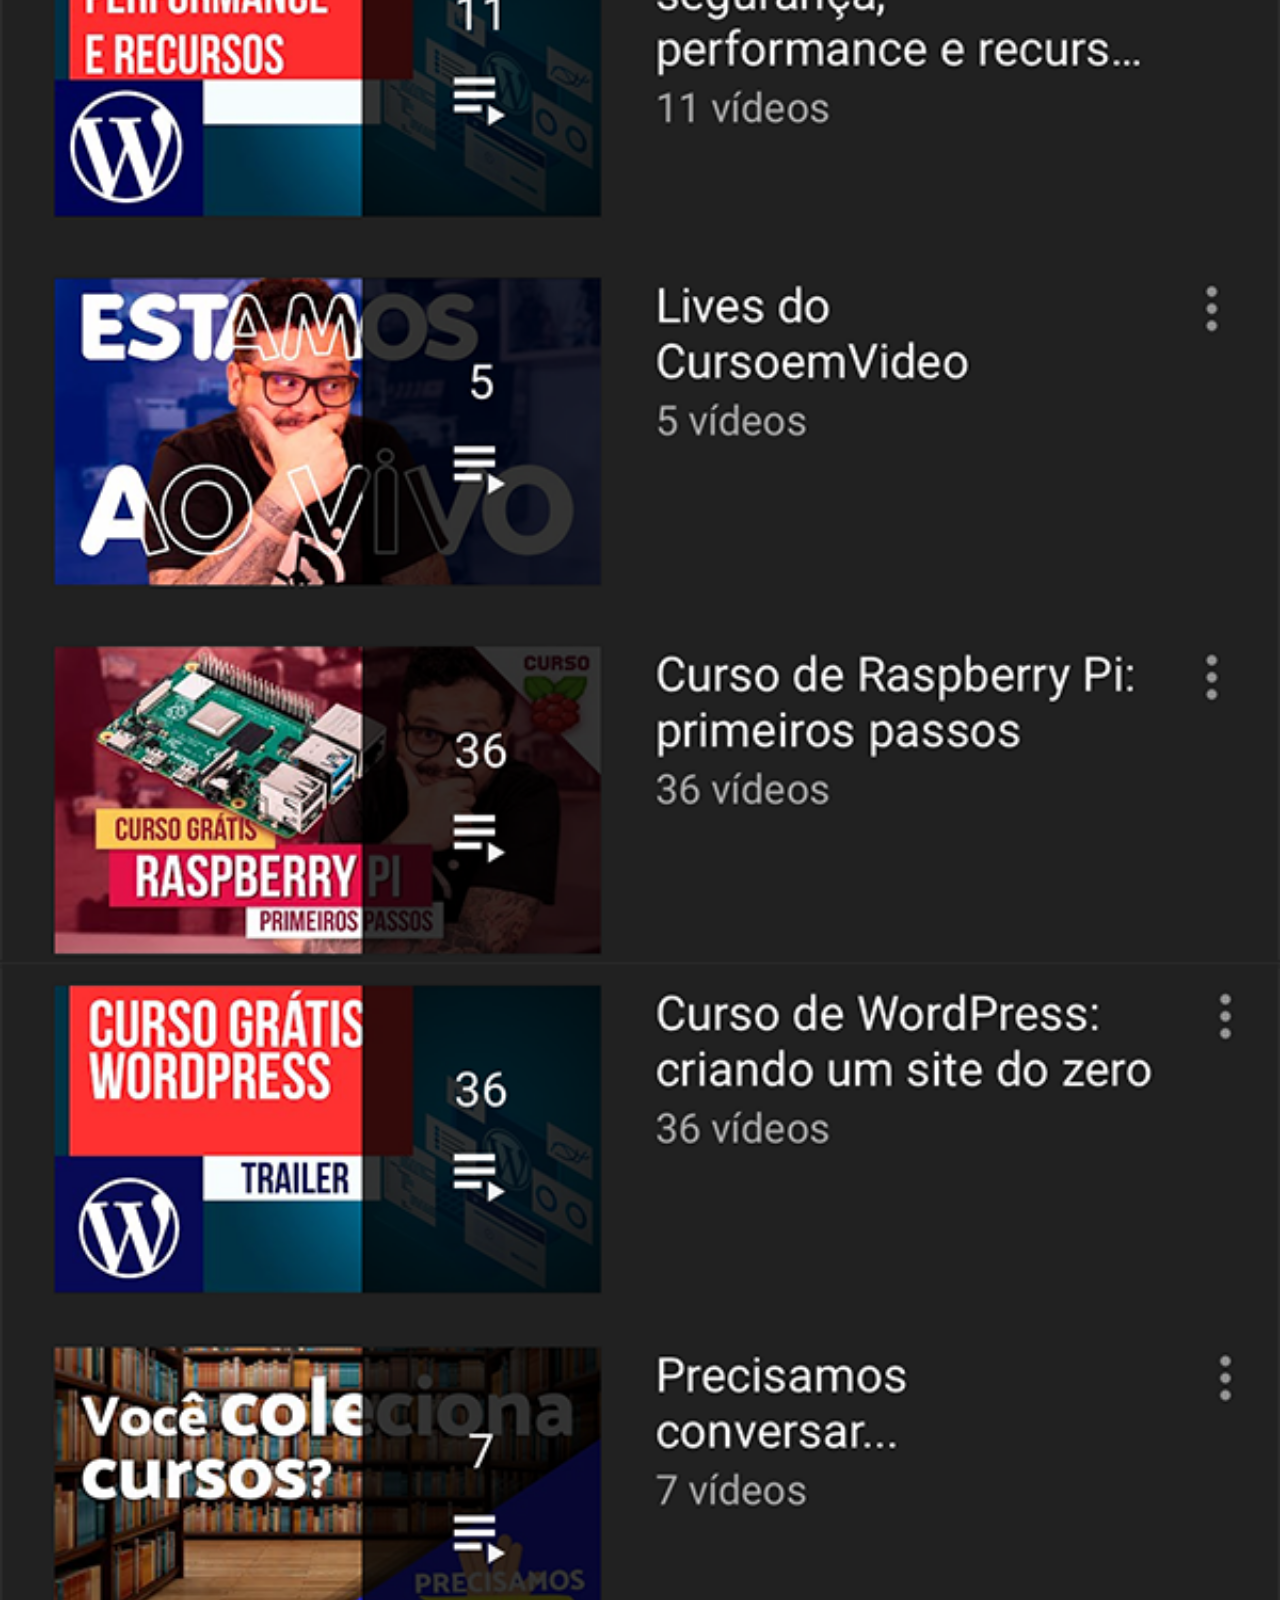
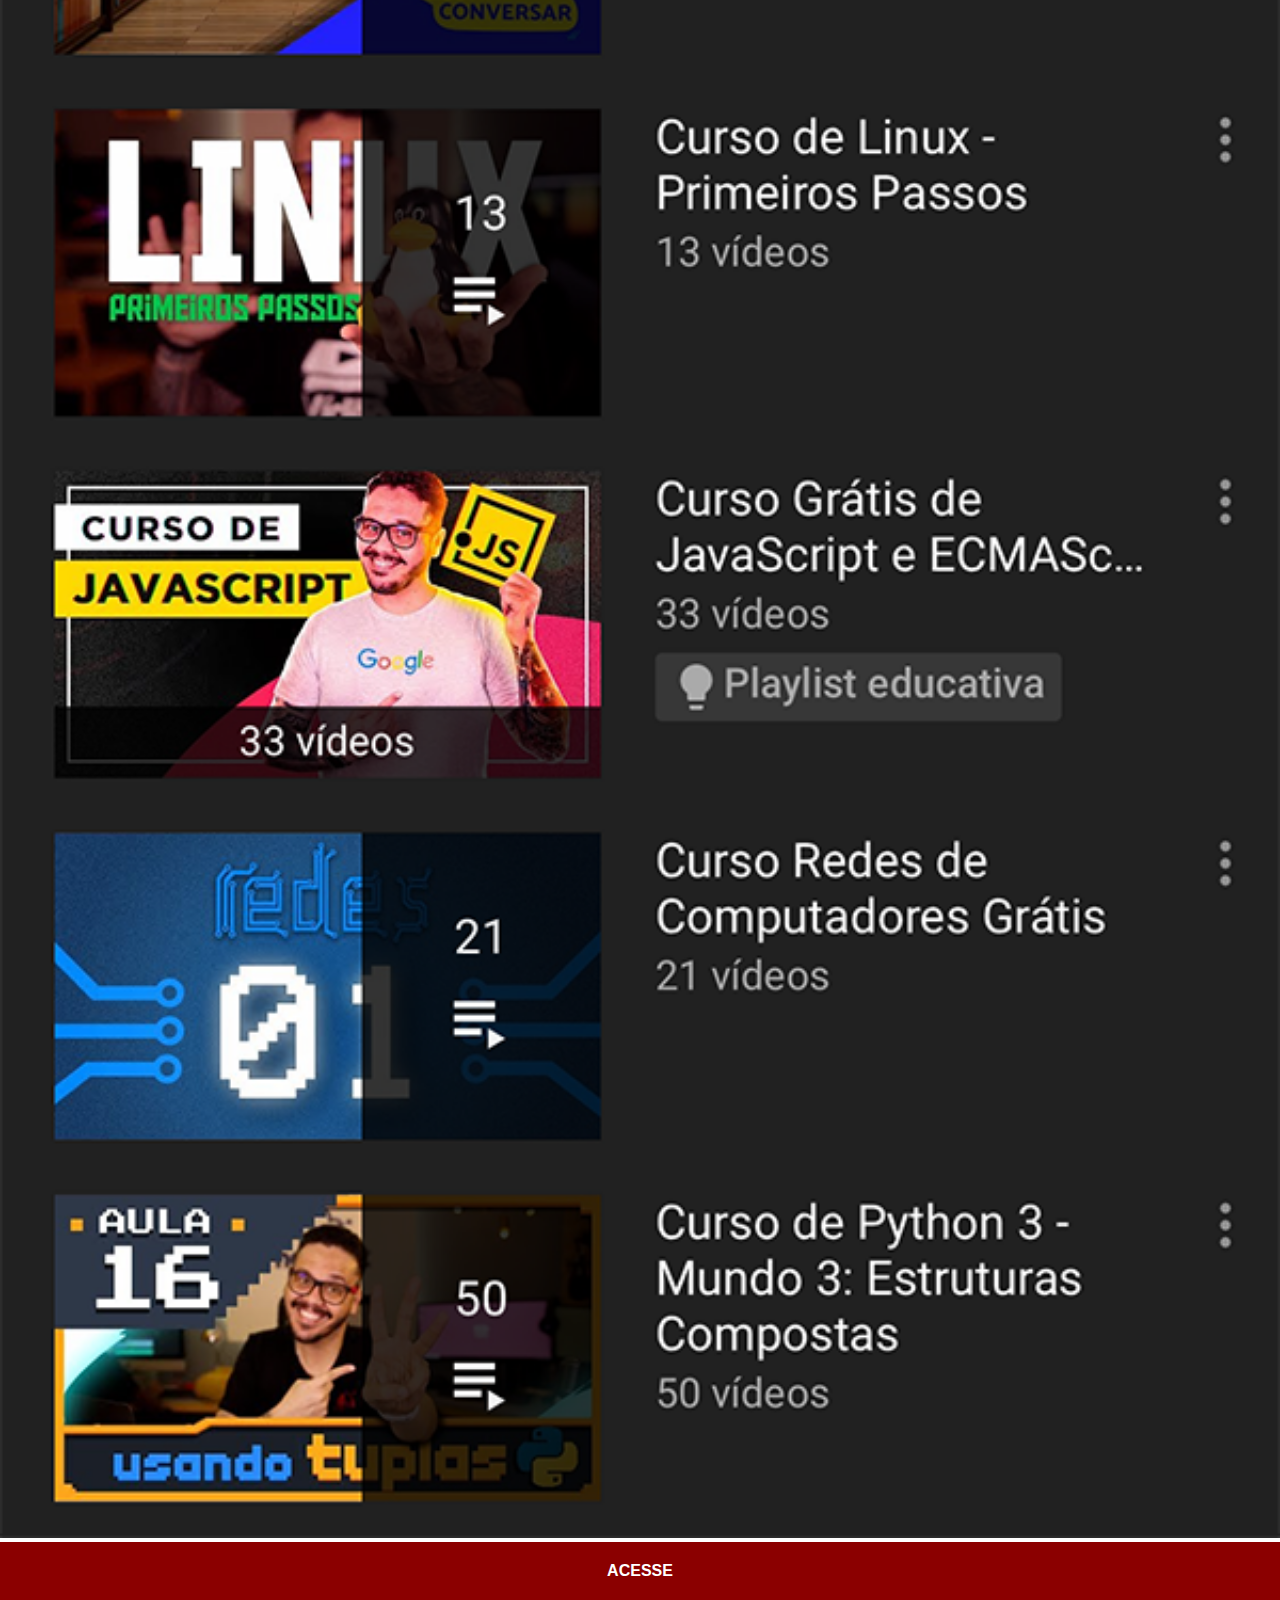
<file: youtube.html>
<!DOCTYPE html>
<html lang="pt-br">
<head>
    <meta charset="UTF-8">
    <meta name="viewport" content="width=device-width, initial-scale=1.0">
    <title>Document</title>
    <link rel="stylesheet" href="estilos/social.css">
</head>
<body>
    <img src="imagens/tela-youtube.png" alt="logo-youtube">
    <a href="https://www.youtube.com/user/cursosemvideo/playlists" target="_blank" rel="next">ACESSE</a>
</body>
</html>
</file>
<file: estilos/style.css>
@charset "UTF-8";

* {
    margin: 0px;
    padding: 0px;
    font-family: Arial, Helvetica, sans-serif;
}

html, body {
    height: 100vh;
    width: 100vw;
    background-color: black;
}

body {
    background: url('../imagens/fundo-madeira.jpg') no-repeat top center;
    background-size: cover;
}
main {
    position: relative;
    height: 100vh;
}

section#telefone {
    position: absolute;
    top: 50%;
    left: 50%;
    transform: translate(-50%, -50%);

    height: 627px;
    width: 311px;
    background: url('../imagens/frame-iphone.png') no-repeat;
}

iframe#tela {
    position: relative;
    top: 80px;
    left: 22px;

    width: 267px;
    height: 471px;
}
section#redes-sociais {
    text-align: right;
}
section#redes-sociais img {
    width: 50px;
    margin: 10px;
    border-radius: 50%;
    box-shadow: 2px 2px 5px rgba(0, 0, 0, 0.400);
    box-sizing: border-box;
}

section#redes-sociais img:hover {
    border: 2px solid rgba(255, 255, 255, 0.679);
    transform: translate(-3px, -3px);
    box-shadow: 5px 5px 10px black;
    transition: transform .3s, border 1s;
}
</file>
<file: estilos/social.css>
@charset "UTF-8";

* {
    margin: 0px;
    padding: 0px;
    font-family: Arial, Helvetica, sans-serif;
}

::-webkit-scrollbar {
    width: 0px;
    height: 0px;
}

img {
    width: 100vw;
}

a {
    display: block;
    background-color: darkred;
    color: white;
    padding: 20px;
    text-align: center;
    font-weight: bolder;
    text-decoration: none;
}

a:hover {
    background-color: red;
}
</file>
